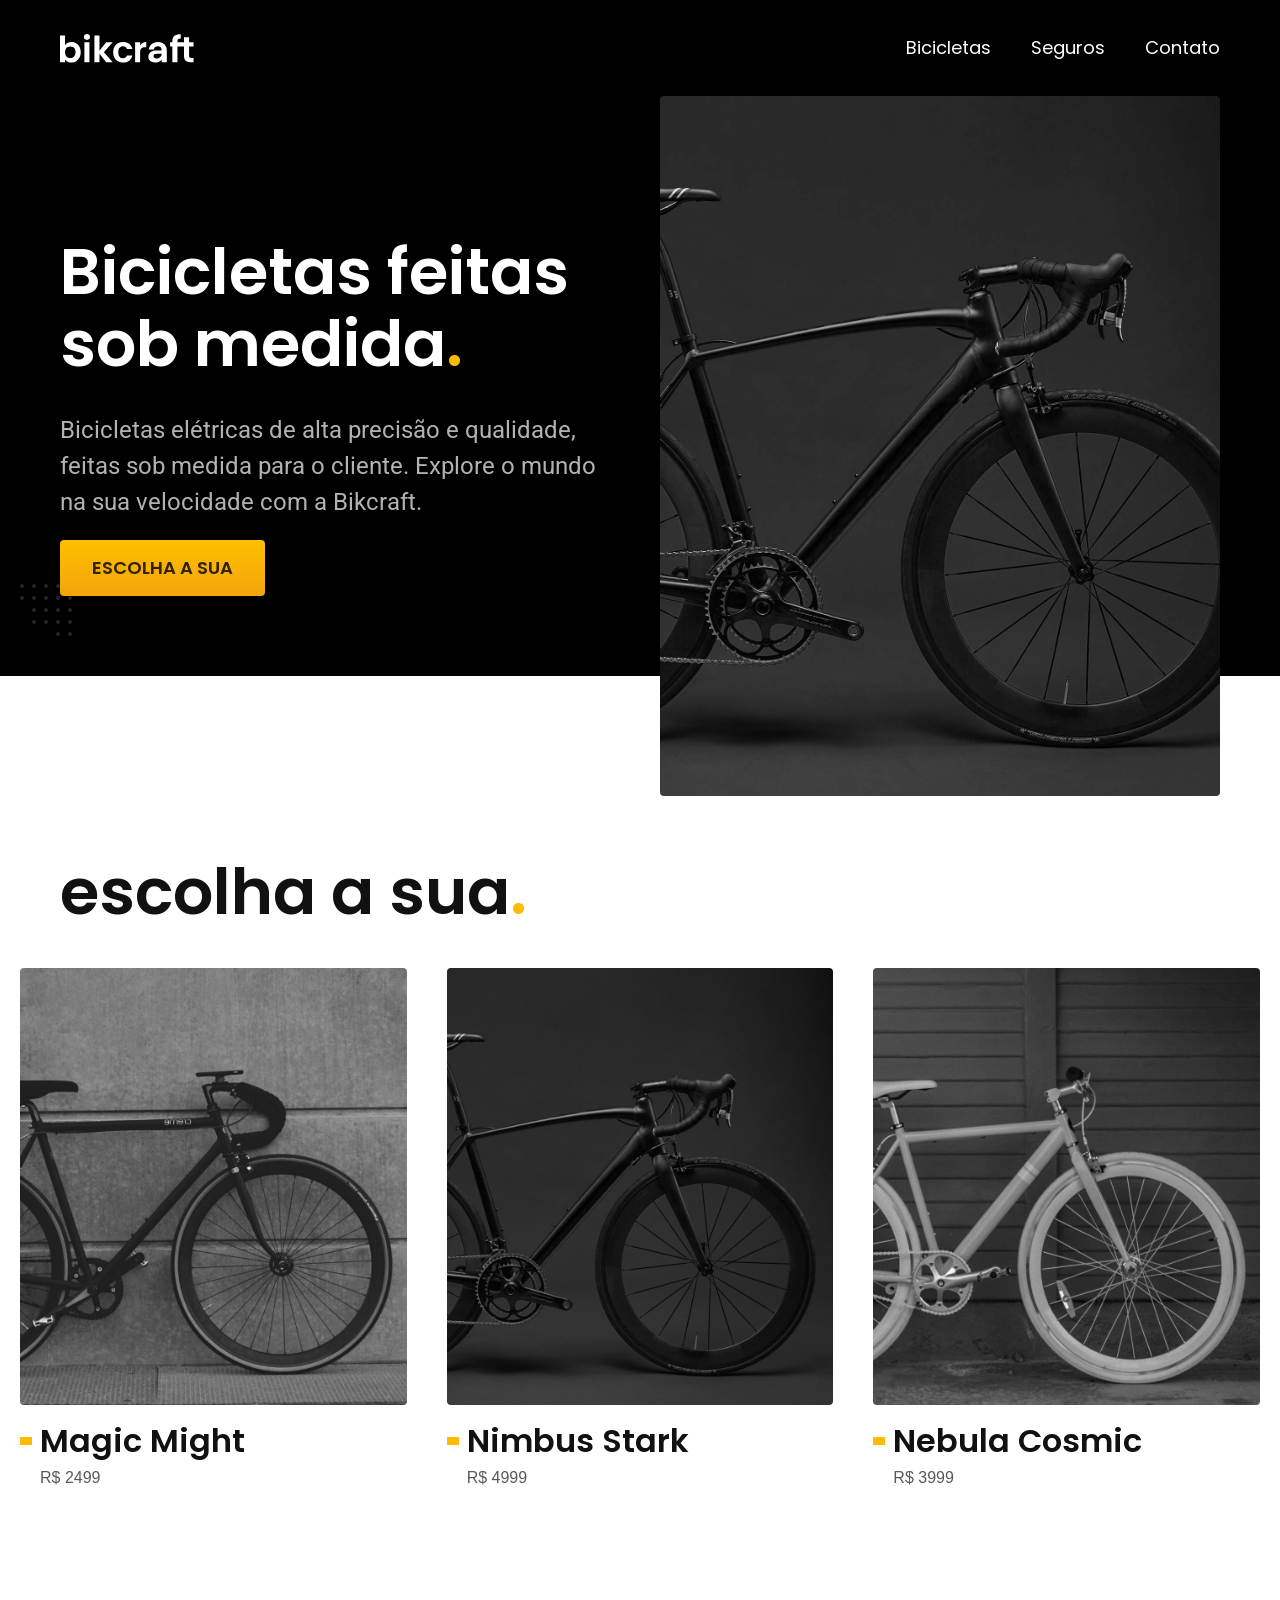
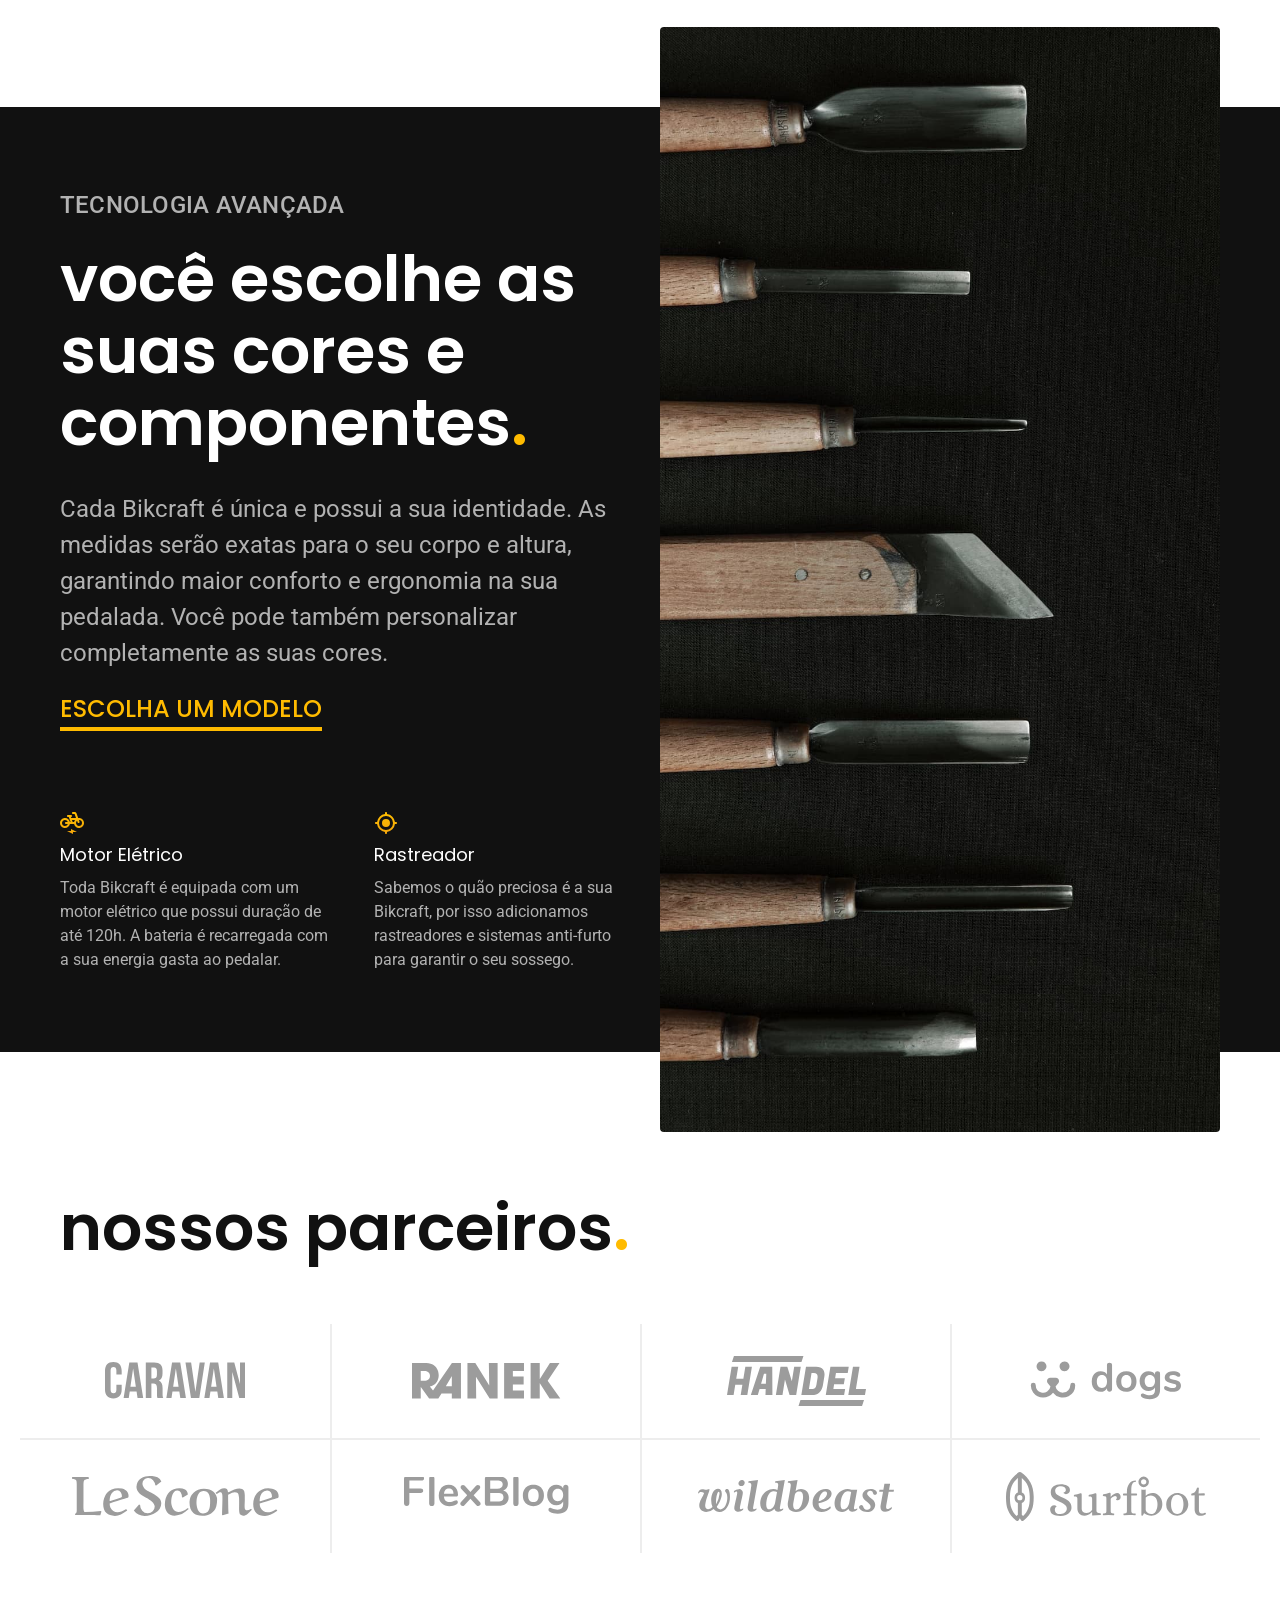
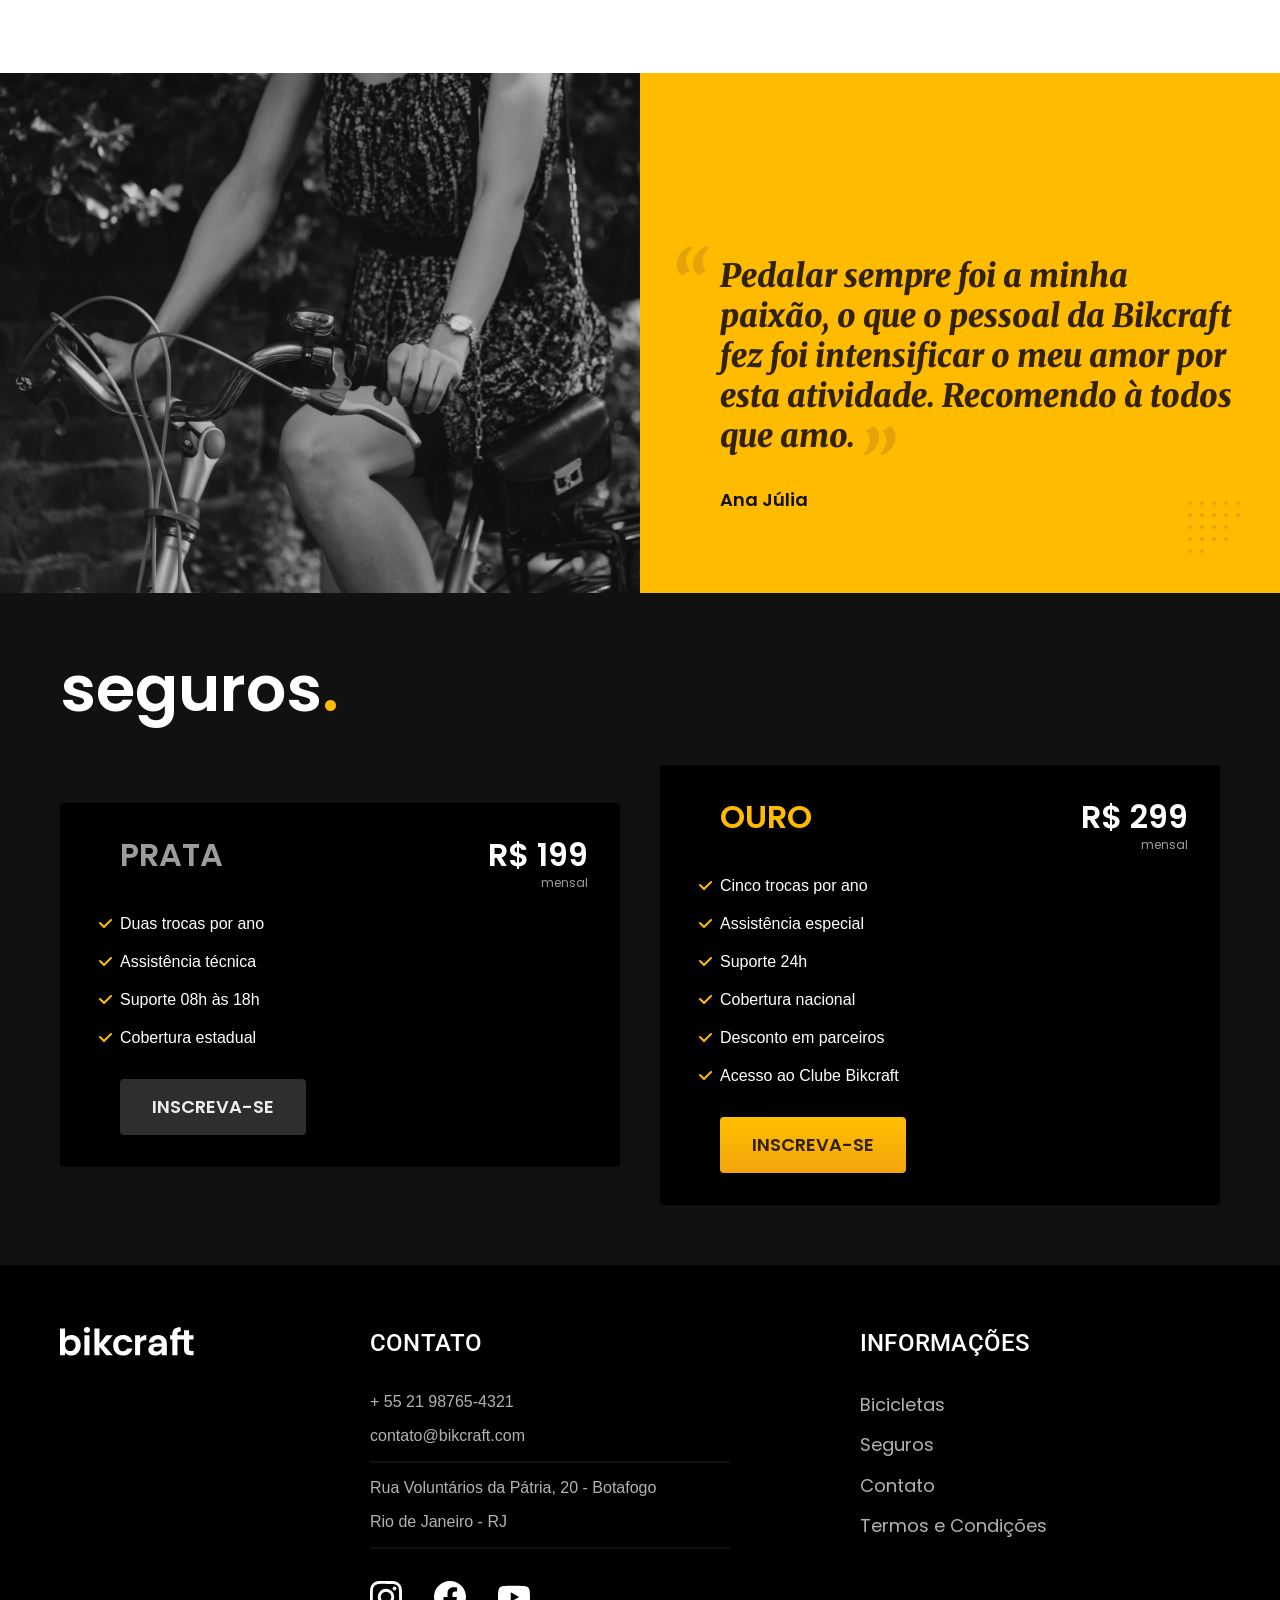
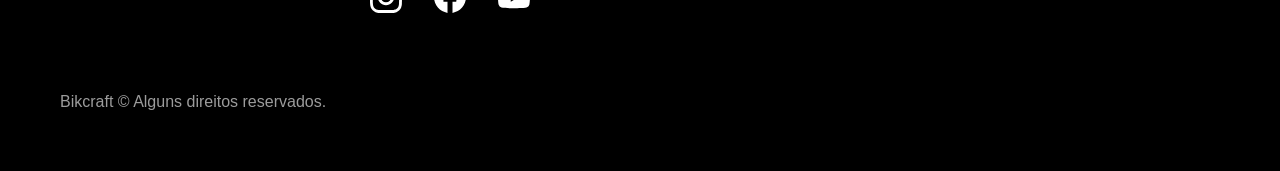
<file: index.html>
<!DOCTYPE html>
<html lang="pt-br">

<head>
  <meta charset="UTF-8">
  <meta name="viewport" content="width=device-width, initial-scale=1.0">

  <title>Bikcraft - Bicicletas Elétricas</title>
  <meta name="description" content="Bicicletas elétricas de alta precisão e qualidade,  feitas sob medida para o cliente. Explore o mundo na sua velocidade com a Bikcraft.">

  <link rel="icon" href="./favicon.svg" type="image/svg+xml">
  <link rel="preload" href="./css/style.min.css" as="style">
  <link rel="stylesheet" href="./css/style.min.css">
  <link rel="preconnect" href="https://fonts.googleapis.com">
  <link rel="preconnect" href="https://fonts.gstatic.com" crossorigin>
  <link href="https://fonts.googleapis.com/css2?family=Merriweather:ital,wght@1,900&family=Poppins:wght@400;600&family=Roboto:ital,wght@0,100..900;1,100..900&display=swap" rel="stylesheet">

  <script>document.documentElement.classList.add('js')</script>
</head>


<body>
  <header class="header-bg">
    <div class="header container">
      <a href="./">
        <img src="./img/bikcraft.svg" width="136" height="32" alt="Bikcraft">
      </a>

      <nav aria-label="primaria">
        <ul class="header-menu font-1-m cor-0">
          <li><a href="./bicicletas.html">Bicicletas</a></li>
          <li><a href="./seguros.html">Seguros</a></li>
          <li><a href="./contato.html">Contato</a></li>
        </ul>
      </nav>
    </div>
  </header>

  <main class="introducao-bg">
    <div class="introducao container">
      <div class="introducao-conteudo">
        <h1 class="font-1-xxl cor-0 fadeInDown" data-anime="200">Bicicletas feitas sob medida<span class="cor-p1">.</span></h1>
        <p class="font-2-l cor-5 fadeInDown" data-anime="400"> Bicicletas elétricas de alta precisão e qualidade, feitas sob medida para o cliente. Explore o mundo na sua velocidade com a Bikcraft.</p>
        <a class="botao fadeInDown" data-anime="600" href="./bicicletas.html">Escolha a sua</a>
      </div>
      <picture data-anime="800" class="fadeInDown">
        <source media="max-width 800px" srcset="./img/bicicletas/nimbus.jpg">
        <img src="./img/fotos/introducao.jpg" width="1280" height="1600" alt="Bicicleta elétrica preta.">
      </picture>
    </div>
  </main>

  <article class="bicicletas-lista">
    <h2 class="container font-1-xxl fadeInDown" data-anime="200">escolha a sua<span class="cor-p1">.</span></h2>
    <ul class="bicicletas-lista-itens fadeInDown" data-anime="400">
      <li>
        <a href="./bicicletas/magic.html">
          <img src="./img/bicicletas/magic-home.jpg" width="920" height="1040" alt="Bicicleta preta">
          <h3 class="font-1-xl">Magic Might</h3>
          <span class="font-2-m cor-8">R$ 2499</span>
        </a>
      </li>
      <li>
        <a href="./bicicletas/nimbus.html">
          <img src="./img/bicicletas/nimbus-home.jpg" width="920" height="1040" alt="Bicicleta preta">
          <h3 class="font-1-xl">Nimbus Stark</h3>
          <span class="font-2-m cor-8">R$ 4999</span>
        </a>
      </li>
      <li>
        <a href="./bicicletas/nebula.html">
          <img src="./img/bicicletas/nebula-home.jpg" width="920" height="1040" alt="Bicicleta preta">
          <h3 class="font-1-xl">Nebula Cosmic</h3>
          <span class="font-2-m cor-8">R$ 3999</span>
        </a>
      </li>
    </ul>
  </article>

  <article class="tecnologia-bg">
    <div class="tecnologia container">
      <div class="tecnologia-conteudo">
        <span class="font-2-l-b cor-5 fadeInDown" data-anime="200">Tecnologia Avançada</span>
        <h2 class="font-1-xxl cor-0 fadeInDown" data-anime="200">você escolhe as suas cores e componentes<span class="cor-p1">.</span></h2>
        <p class="font-2-l cor-5 fadeInDown" data-anime="400">Cada Bikcraft é única e possui a sua identidade. As medidas serão exatas para o seu corpo e altura, garantindo maior conforto e ergonomia na sua pedalada. Você pode também personalizar completamente as suas cores.</p>
        <a class="link fadeInDown" data-anime="400" href="./bicicletas.html">Escolha um modelo</a>
        <div class="tecnologia-vantagens fadeInDown" data-anime="400">
          <div>
            <img src="./img/icones/eletrica.svg" width="24" height="24" alt="">
            <h3 class="font-1-m cor-0">Motor Elétrico</h3>
            <p class="font-2-s cor-5">Toda Bikcraft é equipada com um motor elétrico que possui duração de até 120h. A bateria é recarregada com a sua energia gasta ao pedalar.</p>
          </div>
          <div>
            <img src="./img/icones/rastreador.svg" width="24" height="24" alt="">
            <h3 class="font-1-m cor-0">Rastreador</h3>
            <p class="font-2-s cor-5">Sabemos o quão preciosa é a sua Bikcraft, por isso adicionamos rastreadores e sistemas anti-furto para garantir o seu sossego.</p>
          </div>
        </div>
      </div>
      <div class="tecnologia-imagem fadeInDown" data-anime="800">
        <img src="./img/fotos/tecnologia.jpg" width="1200" height="1920" alt="">
      </div>
    </div>
  </article>

  <section class="parceiros" aria-label="Nossos Parceiros">
    <h2 class="container font-1-xxl fadeInDown" data-anime="200">nossos parceiros<span class="cor-p1">.</span></h2>

    <ul>
      <li><img src="./img/parceiros/caravan.svg" width="140" height="38" alt="caravan"></li>
      <li><img src="./img/parceiros/ranek.svg" width="149" height="36" alt="ranek"></li>
      <li><img src="./img/parceiros/handel.svg" width="139" height="50" alt="handes"></li>
      <li><img src="./img/parceiros/dogs.svg" width="152" height="39" alt="dogs"></li>
      <li><img src="./img/parceiros/lescone.svg" width="208" height="41" alt="lescone"></li>
      <li><img src="./img/parceiros/flexblog.svg" width="165" height="38" alt="flexblog"></li>
      <li><img src="./img/parceiros/wildbeast.svg" width="196" height="34" alt="wildbeast"></li>
      <li><img src="./img/parceiros/surfbot.svg" width="200" height="49" alt="surfbot"></li>
    </ul>
  </section>

  <section class="depoimento" aria-label="Depoimento">
    <div>
      <img src="./img/fotos/depoimento.jpg" width="1560" height="1360" alt="Pessoa pedalando uma bicicleta Bikcraft">
    </div>
    <div class="depoimento-conteudo">
      <blockquote class="font-1-xl cor-p5">
        <p>Pedalar sempre foi a minha paixão, o que o pessoal da Bikcraft fez foi intensificar o meu amor por esta atividade. Recomendo à todos que amo.</p>
      </blockquote>
      <span class="font-1-m-b cor p-4">Ana Júlia</span>
    </div>
  </section>

  <article class="seguros-bg">
    <div class="seguros container">
      <h2 class="font-1-xxl cor-0">seguros<span class="cor-p1">.</span></h2>
      <div class="seguros-item">
        <h3 class="font-1-xl cor-6">PRATA</h3>
        <span class="font-1-xl cor-0">R$ 199 <span class="font-1-xs cor-6">mensal</span></span>
        <ul class="font-2-m cor-0">
          <li>Duas trocas por ano</li>
          <li>Assistência técnica</li>
          <li>Suporte 08h às 18h</li>
          <li>Cobertura estadual</li>
        </ul>
        <a class="botao secundario" href="./orcamento.html">Inscreva-se</a>
      </div>

      <div class="seguros-item">
        <h3 class="font-1-xl cor-p1">OURO</h3>
        <span class="font-1-xl cor-0">R$ 299 <span class="font-1-xs cor-6">mensal</span></span>
        <ul class="font-2-m cor-0">
          <li>Cinco trocas por ano</li>
          <li>Assistência especial</li>
          <li>Suporte 24h</li>
          <li>Cobertura nacional</li>
          <li>Desconto em parceiros</li>
          <li>Acesso ao Clube Bikcraft</li>
        </ul>
        <a class="botao" href="./orcamento.html">Inscreva-se</a>
      </div>
    </div>
  </article>

  <footer class="footer-bg">
    <div class="footer container">
      <img src="./img/bikcraft.svg" alt="Bikcraft">
      <div class="footer-contato">
        <h3 class="font-2-l-b cor-0">Contato</h3>
        <ul class="font-2-m cor-5">
          <li><a href="tel:+5521987654321">+ 55 21 98765-4321</a></li>
          <li><a href="mailto:contato@bikcraft.com">contato@bikcraft.com</a></li>
          <li>Rua Voluntários da Pátria, 20 - Botafogo</li>
          <li>Rio de Janeiro - RJ</li>
        </ul>
        <div class="footer-redes">
          <a href="./">
            <img src="./img/redes/instagram.svg" alt="Instagram">
          </a>
          <a href="./">
            <img src="./img/redes/facebook.svg" alt="Facebook">
          </a>
          <a href="./">
            <img src="./img/redes/youtube.svg" alt="YouTube">
          </a>
        </div>
      </div>
      <div class="footer-informacoes">
        <h3 class="font-2-l-b cor-0">Informações</h3>
        <nav>
          <ul class="font-1-m cor-5">
            <li><a href="./bicicletas.html">Bicicletas</a></li>
            <li><a href="./seguros.html">Seguros</a></li>
            <li><a href="./contato.html">Contato</a></li>
            <li><a href="./termos.html" target="_blank">Termos e Condições</a></li>
          </ul>
        </nav>
      </div>
      <p class="footer-copy font-2-m cor-6">Bikcraft © Alguns direitos reservados.</p>
    </div>

  </footer>

  <script src="./js/plugins/simple-anime.js"></script>
  <script src="./js/script.js"></script>
</body>

</html>
</file>
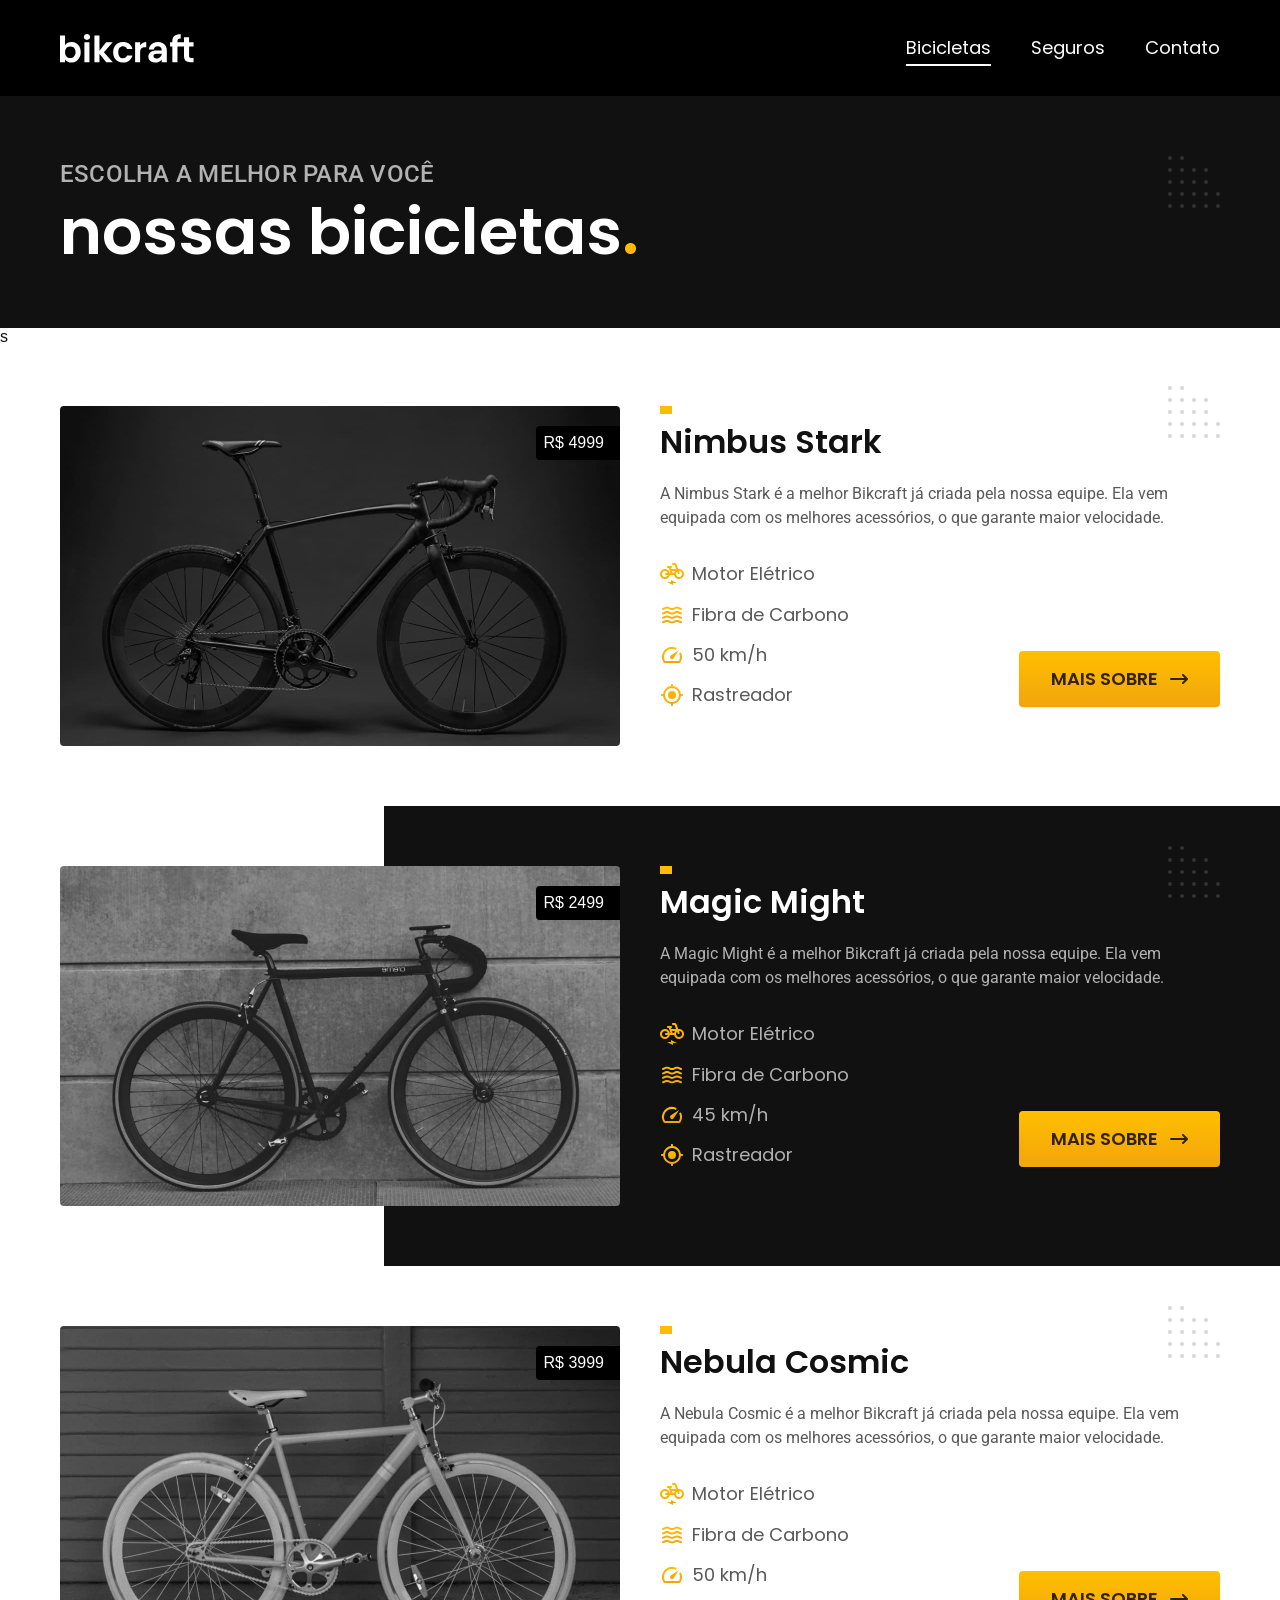
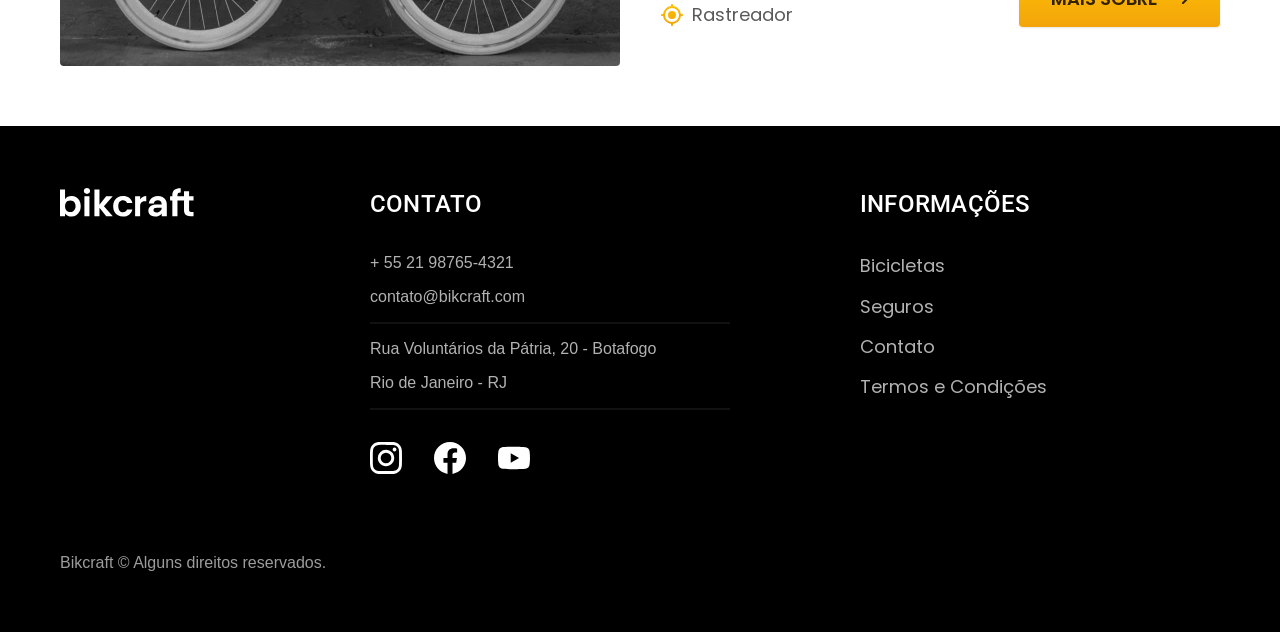
<file: bicicletas.html>
<!DOCTYPE html>
<html lang="pt-br">

<head>
  <meta charset="UTF-8">
  <meta name="viewport" content="width=device-width, initial-scale=1.0">

  <title>Bicicletas | Bikcraft</title>
  <meta name="description" content="Bicicletas">
  <link rel="icon" href="./favicon.svg" type="image/svg+xml">
  <link rel="preload" href="./css/style.min.css" as="style">
  <link rel="stylesheet" href="./css/style.min.css">
  <link rel="preconnect" href="https://fonts.googleapis.com">
  <link rel="preconnect" href="https://fonts.gstatic.com" crossorigin>
  <link href="https://fonts.googleapis.com/css2?family=Merriweather:ital,wght@1,900&family=Poppins:wght@400;600&family=Roboto:ital,wght@0,100..900;1,100..900&display=swap" rel="stylesheet">
  <script>document.documentElement.classList.add('js')</script>
</head>


<body id="bicicletas">
  <header class="header-bg">
    <div class="header container">
      <a href="./">
        <img src="./img/bikcraft.svg" alt="Bikcraft">
      </a>

      <nav aria-label="primaria">
        <ul class="header-menu font-1-m cor-0">
          <li><a href="./bicicletas.html">Bicicletas</a></li>
          <li><a href="./seguros.html">Seguros</a></li>
          <li><a href="./contato.html">Contato</a></li>
        </ul>
      </nav>
    </div>
  </header>

  <main>
    <div class="titulo-bg">
      <div class="titulo container fadeInDown" data-anime="200">
        <p class="font-2-l-b cor-5">Escolha a melhor para você</p>
        <h1 class="font-1-xxl cor-0">nossas bicicletas<span class="cor-p1">.</span></h1>
      </div>
    </div>
    s
    <div class="bicicletas container fadeInDown" data-anime="400">
      <div class="bicicletas-imagem">
        <img src="./img/bicicletas/nimbus.jpg" alt="Bicicleta preta">
        <span class="font-2-m cor-0">R$ 4999</span>
      </div>
      <div class="bicicletas-conteudo">
        <h2 class="font-1-xl">Nimbus Stark</h2>
        <p class="font-2-s cor-8">A Nimbus Stark é a melhor Bikcraft já criada pela nossa equipe. Ela vem equipada com os melhores acessórios, o que garante maior velocidade.</p>
        <ul class="font-1-m cor-8">
          <li>
            <img src="./img/icones/eletrica.svg" alt="">
            Motor Elétrico
          </li>
          <li>
            <img src="./img/icones/carbono.svg" alt="">
            Fibra de Carbono
          </li>
          <li>
            <img src="./img/icones/velocidade.svg" alt="">
            50 km/h
          </li>
          <li>
            <img src="./img/icones/rastreador.svg" alt="">
            Rastreador
          </li>
        </ul>
        <a class="botao seta" href="./bicicletas/nimbus.html">Mais Sobre</a>
      </div>
    </div>

    <div class="bicicletas-bg fadeInDown" data-anime="600">
      <div class="bicicletas container fadeInDown" data-anime="600">
        <div class="bicicletas-imagem">
          <img src="./img/bicicletas/magic.jpg" alt="Bicicleta preta">
          <span class="font-2-m cor-0">R$ 2499</span>
        </div>
        <div class="bicicletas-conteudo">
          <h2 class="font-1-xl cor-0">Magic Might</h2>
          <p class="font-2-s cor-5">A Magic Might é a melhor Bikcraft já criada pela nossa equipe. Ela vem equipada com os melhores acessórios, o que garante maior velocidade.</p>
          <ul class="font-1-m cor-5">
            <li>
              <img src="./img/icones/eletrica.svg" alt="">
              Motor Elétrico
            </li>
            <li>
              <img src="./img/icones/carbono.svg" alt="">
              Fibra de Carbono
            </li>
            <li>
              <img src="./img/icones/velocidade.svg" alt="">
              45 km/h
            </li>
            <li>
              <img src="./img/icones/rastreador.svg" alt="">
              Rastreador
            </li>
          </ul>
          <a class="botao seta" href="./bicicletas/magic.html">Mais Sobre</a>
        </div>
      </div>
    </div>

    <div class="bicicletas container fadeInDown" data-anime="800">
      <div class="bicicletas-imagem">
        <img src="./img/bicicletas/nebula.jpg" alt="Bicicleta preta">
        <span class="font-2-m cor-0">R$ 3999</span>
      </div>
      <div class="bicicletas-conteudo">
        <h2 class="font-1-xl">Nebula Cosmic</h2>
        <p class="font-2-s cor-8">A Nebula Cosmic é a melhor Bikcraft já criada pela nossa equipe. Ela vem equipada com os melhores acessórios, o que garante maior velocidade.</p>
        <ul class="font-1-m cor-8">
          <li>
            <img src="./img/icones/eletrica.svg" alt="">
            Motor Elétrico
          </li>
          <li>
            <img src="./img/icones/carbono.svg" alt="">
            Fibra de Carbono
          </li>
          <li>
            <img src="./img/icones/velocidade.svg" alt="">
            50 km/h
          </li>
          <li>
            <img src="./img/icones/rastreador.svg" alt="">
            Rastreador
          </li>
        </ul>
        <a class="botao seta" href="./bicicletas/nebula.html">Mais Sobre</a>
      </div>
    </div>

  </main>

  <footer class="footer-bg">
    <div class="footer container">
      <img src="./img/bikcraft.svg" alt="Bikcraft">
      <div class="footer-contato">
        <h3 class="font-2-l-b cor-0">Contato</h3>
        <ul class="font-2-m cor-5">
          <li><a href="tel:+5521987654321">+ 55 21 98765-4321</a></li>
          <li><a href="mailto:contato@bikcraft.com">contato@bikcraft.com</a></li>
          <li>Rua Voluntários da Pátria, 20 - Botafogo</li>
          <li>Rio de Janeiro - RJ</li>
        </ul>
        <div class="footer-redes">
          <a href="./">
            <img src="./img/redes/instagram.svg" alt="Instagram">
          </a>
          <a href="./">
            <img src="./img/redes/facebook.svg" alt="Facebook">
          </a>
          <a href="./">
            <img src="./img/redes/youtube.svg" alt="YouTube">
          </a>
        </div>
      </div>
      <div class="footer-informacoes">
        <h3 class="font-2-l-b cor-0">Informações</h3>
        <nav>
          <ul class="font-1-m cor-5">
            <li><a href="./bicicletas.html">Bicicletas</a></li>
            <li><a href="./seguros.html">Seguros</a></li>
            <li><a href="./contato.html">Contato</a></li>
            <li><a href="./termos.html" target="_blank">Termos e Condições</a></li>
          </ul>
        </nav>
      </div>
      <p class="footer-copy font-2-m cor-6">Bikcraft © Alguns direitos reservados.</p>
    </div>

  </footer>
  <script src="./js/plugins/simple-anime.js"></script>
  <script src="./js/script.js"></script>
</body>

</html>
</file>
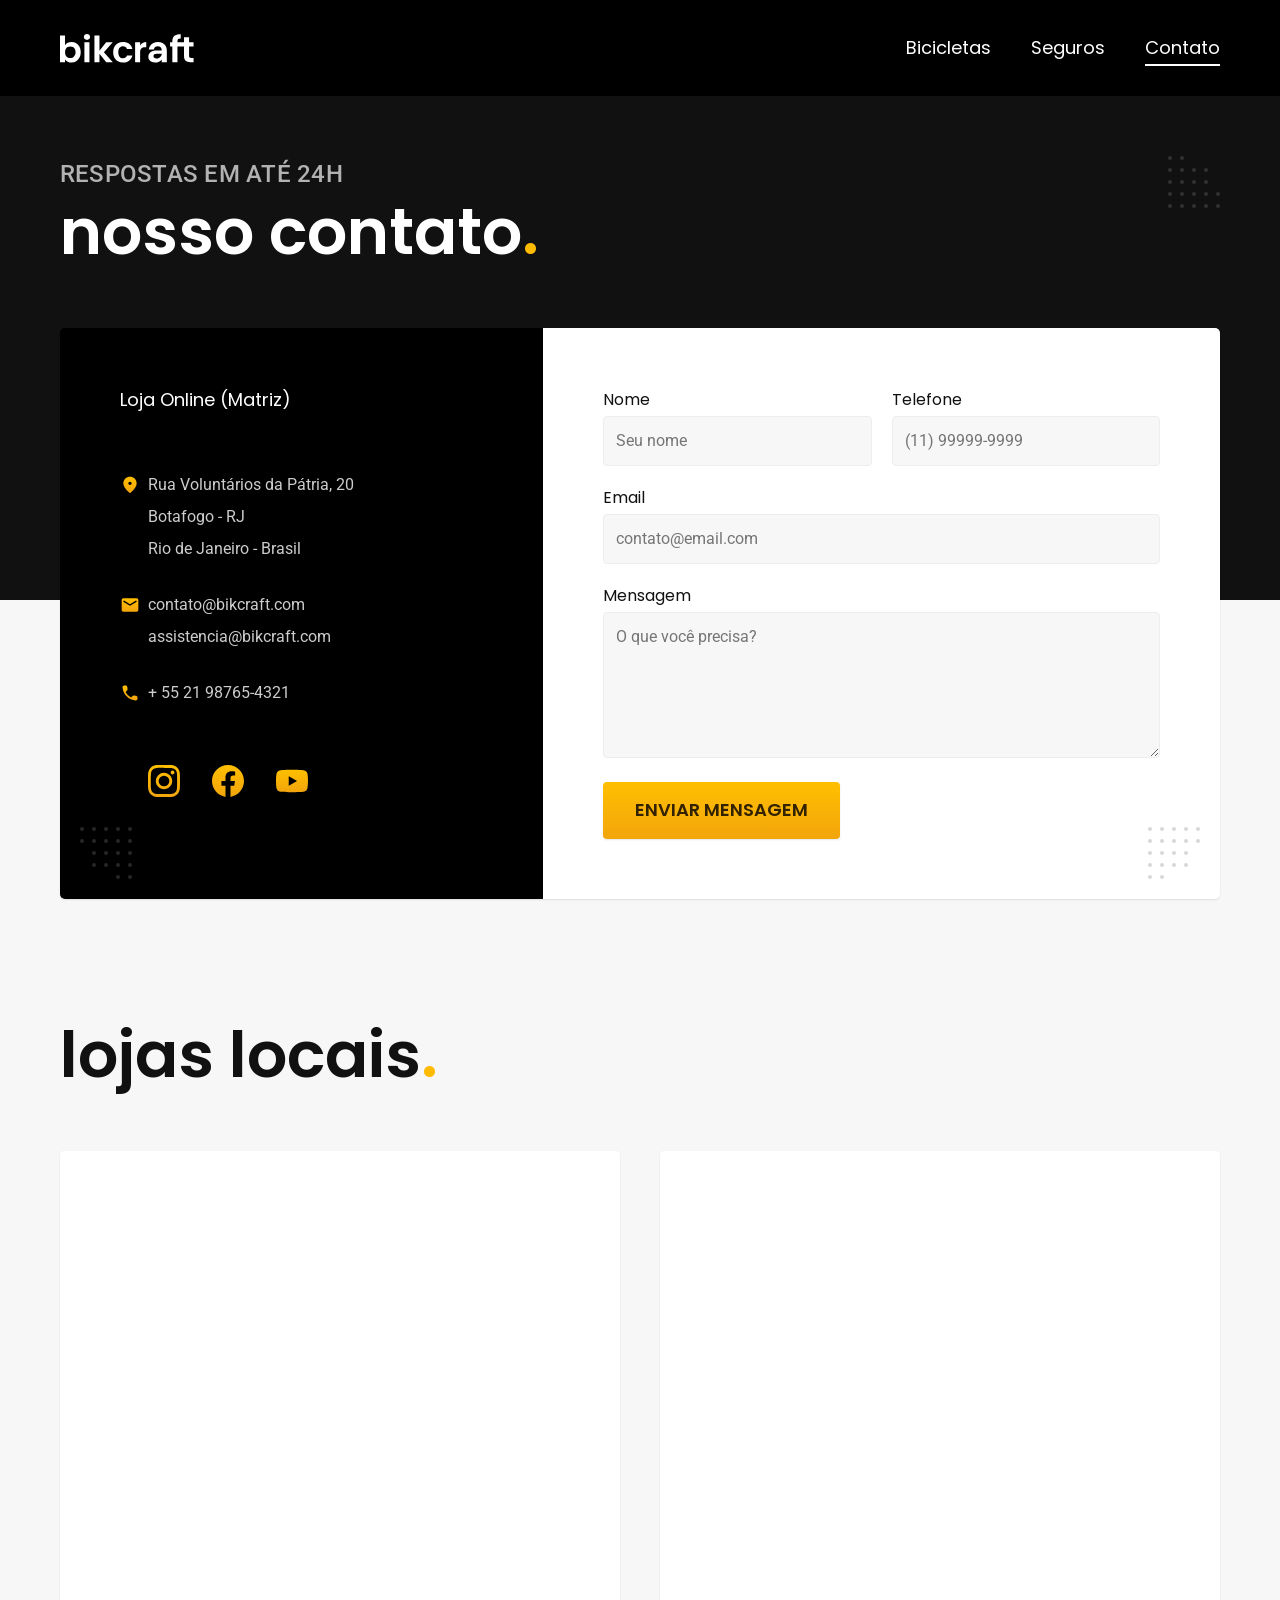
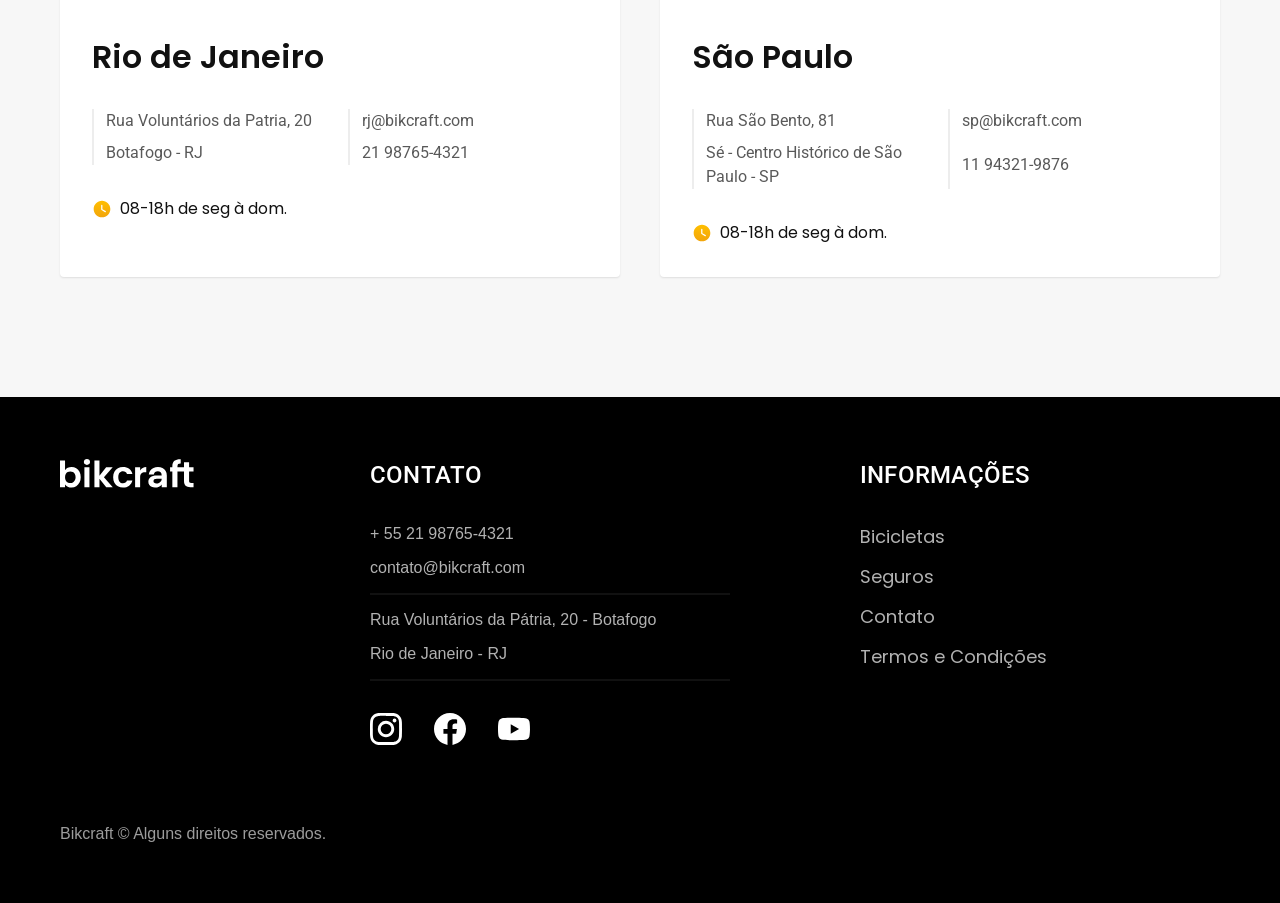
<file: contato.html>
<!DOCTYPE html>
<html lang="pt-br">

<head>
  <meta charset="UTF-8">
  <meta name="viewport" content="width=device-width, initial-scale=1.0">

  <title>Contato | Bikcraft</title>
  <meta name="description" content="Contato">

  <link rel="icon" href="./favicon.svg" type="image/svg+xml">
  <link rel="preload" href="./css/style.min.css" as="style">
  <link rel="stylesheet" href="./css/style.min.css">
  <link rel="preconnect" href="https://fonts.googleapis.com">
  <link rel="preconnect" href="https://fonts.gstatic.com" crossorigin>
  <link href="https://fonts.googleapis.com/css2?family=Merriweather:ital,wght@1,900&family=Poppins:wght@400;600&family=Roboto:ital,wght@0,100..900;1,100..900&display=swap" rel="stylesheet">
  <script>document.documentElement.classList.add('js')</script>
</head>


<body id="contato">
  <header class="header-bg">
    <div class="header container">
      <a href="./">
        <img src="./img/bikcraft.svg" alt="Bikcraft">
      </a>

      <nav aria-label="primaria">
        <ul class="header-menu font-1-m cor-0">
          <li><a href="./bicicletas.html">Bicicletas</a></li>
          <li><a href="./seguros.html">Seguros</a></li>
          <li><a href="./contato.html">Contato</a></li>
        </ul>
      </nav>
    </div>
  </header>

  <main>
    <div class="titulo-bg">
      <div class="titulo container fadeInDown" data-anime="200">
        <p class="font-2-l-b cor-5">Respostas em até 24h</p>
        <h1 class="font-1-xxl cor-0">nosso contato<span class="cor-p1">.</span></h1>
      </div>
    </div>

    <div class="contato container fadeInDown" data-anime="400">
      <section class="contato-dados" aria-label="Endereço">
        <h2 class="font-1-m cor-0">Loja Online (Matriz) </h2>
        <div class="contato-endereco font-2-s cor-4">
          <p>Rua Voluntários da Pátria, 20</p>
          <p>Botafogo - RJ</p>
          <p>Rio de Janeiro - Brasil</p>
        </div>
        <address class="contato-meios font-2-s cor-4">
          <a href="mailto:contato@bikcraft.com">contato@bikcraft.com</a>
          <a href="mailto:assistencia@bikcraft.com">assistencia@bikcraft.com</a>
          <a href="tel:+5521999999999">+ 55 21 98765-4321</a>
        </address>
        <div class="contato-redes">
          <a href="./">
            <img src="./img/redes/instagram-p.svg" alt="Instagram">
          </a>
          <a href="./">
            <img src="./img/redes/facebook-p.svg" alt="Facebook">
          </a>
          <a href="./">
            <img src="./img/redes/youtube-p.svg" alt="YouTube">
          </a>
        </div>
      </section>
      <section class="contato-formulario" aria-label="Formulário">
        <form class="form" action="./contato.html">
          <div>
            <label for="nome">Nome</label>
            <input type="text" id="nome" name="nome" placeholder="Seu nome">
          </div>
          <div>
            <label for="telefone">Telefone</label>
            <input type="text" id="telefone" name="telefone" placeholder="(11) 99999-9999">
          </div>
          <div class="col-2">
            <label for="email">Email</label>
            <input type="email" id="email" name="email" placeholder="contato@email.com">
          </div>
          <div class="col-2">
            <label for="mensagem">Mensagem</label>
            <textarea rows="5" id="mensagem" name="mensagem" placeholder="O que você precisa?"></textarea>
          </div>
          <button class="botao col-2">Enviar Mensagem</button>

        </form>
      </section>
    </div>

  </main>

  <article class="lojas container fadeInDown" data-anime="200">
    <h2 class="font-1-xxl">lojas locais<span class="cor-p1">.</span></h2>
    <div class="lojas-item">
      <iframe src="https://www.google.com/maps/embed?pb=!1m18!1m12!1m3!1d3673.9132369449344!2d-43.19263372393195!3d-22.953422239540963!2m3!1f0!2f0!3f0!3m2!1i1024!2i768!4f13.1!3m3!1m2!1s0x997fe690be38c9%3A0x99efacdf663c5ef!2sR.%20Volunt%C3%A1rios%20da%20P%C3%A1tria%2C%20Rio%20de%20Janeiro%20-%20RJ%2C%2022270-000!5e0!3m2!1spt-BR!2sbr!4v1785268812798!5m2!1spt-BR!2sbr" width="600" height="450" style="border:0;" allowfullscreen="" loading="lazy" referrerpolicy="strict-origin-when-cross-origin"></iframe>
      <div class="lojas-conteudo fadeInDown" data-anime="400">
        <h3 class="font-1-xl">Rio de Janeiro</h3>
        <div class="lojas-dados font-2-s cor-8">
          <p>Rua Voluntários da Patria, 20</p>
          <p>Botafogo - RJ</p>
        </div>
        <div class="lojas-dados font-2-s cor-8">
          <a href="mailto:rj@bikcraft.com">rj@bikcraft.com</a>
          <a href="tel:+5521999999999">21 98765-4321</a>
        </div>
        <p class="lojas-tempo font-1-s"><img src="./img/icones/horario.svg" alt="">08-18h de seg à dom.</p>
      </div>
    </div>
    </div>
    <div class="lojas-item">
      <iframe src="https://www.google.com/maps/embed?pb=!1m18!1m12!1m3!1d3657.561159996019!2d-46.639004723914745!3d-23.548281161113284!2m3!1f0!2f0!3f0!3m2!1i1024!2i768!4f13.1!3m3!1m2!1s0x94ce5854af54392b%3A0x2579d98824178b63!2sR.%20S%C3%A3o%20Bento%2C%2081%20-%20Centro%20Hist%C3%B3rico%20de%20S%C3%A3o%20Paulo%2C%20S%C3%A3o%20Paulo%20-%20SP%2C%2001011-000!5e0!3m2!1spt-BR!2sbr!4v1785268915294!5m2!1spt-BR!2sbr" width="600" height="450" style="border:0;" allowfullscreen="" loading="lazy" referrerpolicy="strict-origin-when-cross-origin"></iframe>
      <div class="lojas-conteudo">
        <h3 class="font-1-xl">São Paulo</h3>
        <div class="lojas-dados font-2-s cor-8">
          <p>Rua São Bento, 81</p>
          <p>Sé - Centro Histórico de São Paulo - SP</p>
        </div>
        <div class="lojas-dados font-2-s cor-8">
          <a href="mailto:sp@bikcraft.com">sp@bikcraft.com</a>
          <a href="tel:+5511999999999">11 94321-9876</a>
        </div>
        <p class="lojas-tempo font-1-s"><img src="./img/icones/horario.svg" alt="">08-18h de seg à dom.</p>
      </div>
  </article>

  <footer class="footer-bg">
    <div class="footer container">
      <img src="./img/bikcraft.svg" alt="Bikcraft">
      <div class="footer-contato">
        <h3 class="font-2-l-b cor-0">Contato</h3>
        <ul class="font-2-m cor-5">
          <li><a href="tel:+5521987654321">+ 55 21 98765-4321</a></li>
          <li><a href="mailto:contato@bikcraft.com">contato@bikcraft.com</a></li>
          <li>Rua Voluntários da Pátria, 20 - Botafogo</li>
          <li>Rio de Janeiro - RJ</li>
        </ul>
        <div class="footer-redes">
          <a href="./">
            <img src="./img/redes/instagram.svg" alt="Instagram">
          </a>
          <a href="./">
            <img src="./img/redes/facebook.svg" alt="Facebook">
          </a>
          <a href="./">
            <img src="./img/redes/youtube.svg" alt="YouTube">
          </a>
        </div>
      </div>
      <div class="footer-informacoes">
        <h3 class="font-2-l-b cor-0">Informações</h3>
        <nav>
          <ul class="font-1-m cor-5">
            <li><a href="./bicicletas.html">Bicicletas</a></li>
            <li><a href="./seguros.html">Seguros</a></li>
            <li><a href="./contato.html">Contato</a></li>
            <li><a href="./termos.html" target="_blank">Termos e Condições</a></li>
          </ul>
        </nav>
      </div>
      <p class="footer-copy font-2-m cor-6">Bikcraft © Alguns direitos reservados.</p>
    </div>

  </footer>
  <script src="./js/plugins/simple-anime.js"></script>
  <script src="./js/script.js"></script>
</body>

</html>
</file>
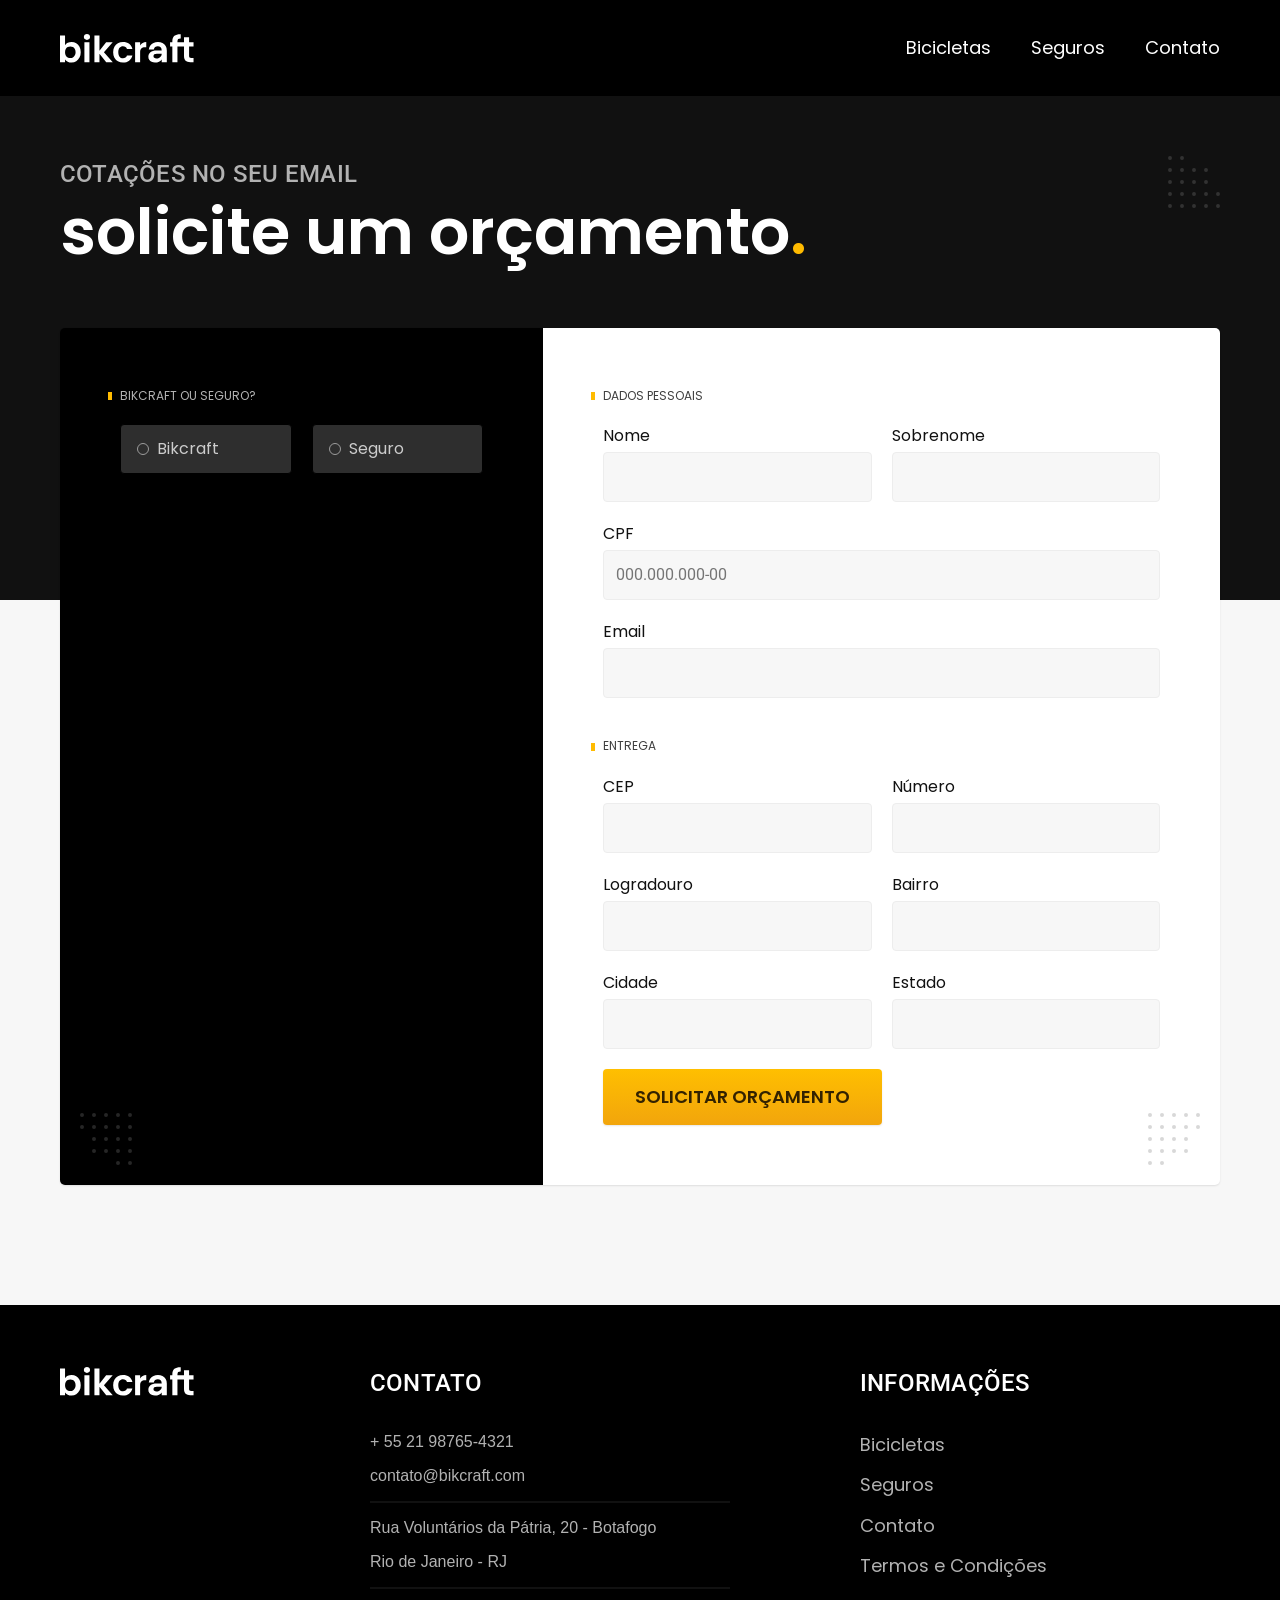
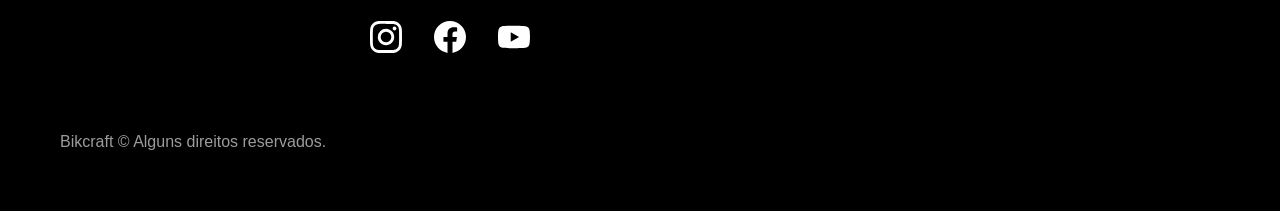
<file: orcamento.html>
<!DOCTYPE html>
<html lang="pt-br">

<head>
  <meta charset="UTF-8">
  <meta name="viewport" content="width=device-width, initial-scale=1.0">

  <title>Orçamento | Bikcraft</title>
  <meta name="description" content="Termos e condições">

  <link rel="icon" href="./favicon.svg" type="image/svg+xml">
  <link rel="preload" href="./css/style.min.css" as="style">
  <link rel="stylesheet" href="./css/style.min.css">
  <link rel="preconnect" href="https://fonts.googleapis.com">
  <link rel="preconnect" href="https://fonts.gstatic.com" crossorigin>
  <link href="https://fonts.googleapis.com/css2?family=Merriweather:ital,wght@1,900&family=Poppins:wght@400;600&family=Roboto:ital,wght@0,100..900;1,100..900&display=swap" rel="stylesheet">

  <script>document.documentElement.classList.add('js')</script>
</head>


<body id="orcamento">
  <header class="header-bg">
    <div class="header container">
      <a href="./">
        <img src="./img/bikcraft.svg" alt="Bikcraft">
      </a>

      <nav aria-label="primaria">
        <ul class="header-menu font-1-m cor-0">
          <li><a href="./bicicletas.html">Bicicletas</a></li>
          <li><a href="./seguros.html">Seguros</a></li>
          <li><a href="./contato.html">Contato</a></li>
        </ul>
      </nav>
    </div>
  </header>

  <main>
    <div class="titulo-bg">
      <div class="titulo container fadeInDown" data-anime="200">
        <p class="font-2-l-b cor-5">Cotações no seu email</p>
        <h1 class="font-1-xxl cor-0">solicite um orçamento<span class="cor-p1">.</span></h1>
      </div>
    </div>

    <form class="orcamento container fadeInDown" data-anime="400" action="./">
      <div class="orcamento-produto">
        <h2 class="font-1-xs cor-5">Bikcraft ou seguro?</h2>

        <input type="radio" name="tipo" value="bikcraft" id="bikcraft">
        <label for="bikcraft">Bikcraft</label>

        <input type="radio" name="tipo" value="seguro" id="seguro">
        <label for="seguro">Seguro</label>

        <div class="orcamento-conteudo" id="orcamento-bikcraft">
          <h2 class="font-1-xs cor-5">Escolha a sua</h2>

          <input type="radio" name="produto" value="nimbus" id="nimbus">
          <label for="nimbus">Nimbus Stark <span>R$ 4999</span></label>
          <div class="orcamento-detalhes">
            <ul class="font-1-xs cor-8">
              <li><img src="./img/icones/eletrica.svg" alt="">Motor Elétrico</li>
              <li><img src="./img/icones/carbono.svg" alt="">Fibra de Carbono</li>
              <li><img src="./img/icones/velocidade.svg" alt="">50 km/h</li>
              <li><img src="./img/icones/rastreador.svg" alt="">Rastreador</li>
            </ul>
            <img src="./img/bicicletas/nimbus.jpg" alt="Bicicleta Preta">
          </div>

          <input type="radio" name="produto" value="magic" id="magic">
          <label for="magic">Magic Might <span>R$ 2499</span></label>

          <div class="orcamento-detalhes">
            <ul class="font-1-xs cor-8">
              <li><img src="./img/icones/eletrica.svg" alt="">Motor Elétrico</li>
              <li><img src="./img/icones/carbono.svg" alt="">Fibra de Carbono</li>
              <li><img src="./img/icones/velocidade.svg" alt="">45 km/h</li>
              <li><img src="./img/icones/rastreador.svg" alt="">Rastreador</li>
            </ul>
            <img src="./img/bicicletas/magic.jpg" alt="Bicicleta Preta">
          </div>

          <input type="radio" name="produto" value="nebula" id="nebula">
          <label for="nebula">Nebula Cosmic <span>R$ 3999</span></label>

          <div class="orcamento-detalhes">
            <ul class="font-1-xs cor-8">
              <li><img src="./img/icones/eletrica.svg" alt="">Motor Elétrico</li>
              <li><img src="./img/icones/carbono.svg" alt="">Fibra de Carbono</li>
              <li><img src="./img/icones/velocidade.svg" alt="">40 km/h</li>
              <li><img src="./img/icones/rastreador.svg" alt="">Rastreador</li>
            </ul>
            <img src="./img/bicicletas/nebula.jpg" alt="Bicicleta Branca">
          </div>

        </div>

        <div class="orcamento-conteudo" id="orcamento-seguro">
          <h2 class="font-1-xs cor-5">Escolha o plano</h2>

          <input type="radio" name="produto" value="prata" id="prata">
          <label for="prata">Prata <span>R$ 199</span></label>

          <input type="radio" name="produto" value="ouro" id="ouro">
          <label for="ouro">Ouro <span>R$ 299</span></label>

        </div>

      </div>
      <div class="orcamento-dados form">
        <h2 class="font-1-xs cor-9 col-2">dados pessoais</h2>
        <div>
          <label for="nome">Nome</label>
          <input type="text" id="nome" name="nome">
        </div>
        <div>
          <label for="sobrenome">Sobrenome</label>
          <input type="text" id="sobrenome" name="sobrenome">
        </div>
        <div class="col-2">
          <label for="cpf">CPF</label>
          <input type="text" id="cpf" name="cpf" placeholder="000.000.000-00">
        </div>
        <div class="col-2">
          <label for="email">Email</label>
          <input type="email" id="email" name="email">
        </div>
        <h2 class="font-1-xs cor-9 col-2">entrega</h2>
        <div>
          <label for="cep">CEP</label>
          <input type="text" id="cep" name="cep">
        </div>
        <div>
          <label for="numero">Número</label>
          <input type="text" id="numero" name="numero">
        </div>
        <div>
          <label for="logradouro">Logradouro</label>
          <input type="text" id="logradouro" name="logradouro">
        </div>
        <div>
          <label for="bairro">Bairro</label>
          <input type="text" id="bairro" name="bairro">
        </div>
        <div>
          <label for="cidade">Cidade</label>
          <input type="text" id="cidade" name="cidade">
        </div>
        <div>
          <label for="estado">Estado</label>
          <input type="text" id="estado" name="estado">
        </div>
        <button class="botao col-2">Solicitar Orçamento</button>
      </div>
    </form>
  </main>

  <footer class="footer-bg">
    <div class="footer container">
      <img src="./img/bikcraft.svg" alt="Bikcraft">
      <div class="footer-contato">
        <h3 class="font-2-l-b cor-0">Contato</h3>
        <ul class="font-2-m cor-5">
          <li><a href="tel:+5521987654321">+ 55 21 98765-4321</a></li>
          <li><a href="mailto:contato@bikcraft.com">contato@bikcraft.com</a></li>
          <li>Rua Voluntários da Pátria, 20 - Botafogo</li>
          <li>Rio de Janeiro - RJ</li>
        </ul>
        <div class="footer-redes">
          <a href="./">
            <img src="./img/redes/instagram.svg" alt="Instagram">
          </a>
          <a href="./">
            <img src="./img/redes/facebook.svg" alt="Facebook">
          </a>
          <a href="./">
            <img src="./img/redes/youtube.svg" alt="YouTube">
          </a>
        </div>
      </div>
      <div class="footer-informacoes">
        <h3 class="font-2-l-b cor-0">Informações</h3>
        <nav>
          <ul class="font-1-m cor-5">
            <li><a href="./bicicletas.html">Bicicletas</a></li>
            <li><a href="./seguros.html">Seguros</a></li>
            <li><a href="./contato.html">Contato</a></li>
            <li><a href="./termos.html" target="_blank">Termos e Condições</a></li>
          </ul>
        </nav>
      </div>
      <p class="footer-copy font-2-m cor-6">Bikcraft © Alguns direitos reservados.</p>
    </div>

  </footer>
  <script src="./js/plugins/simple-anime.js"></script>
  <script src="./js/script.js"></script>
</body>

</html>
</file>
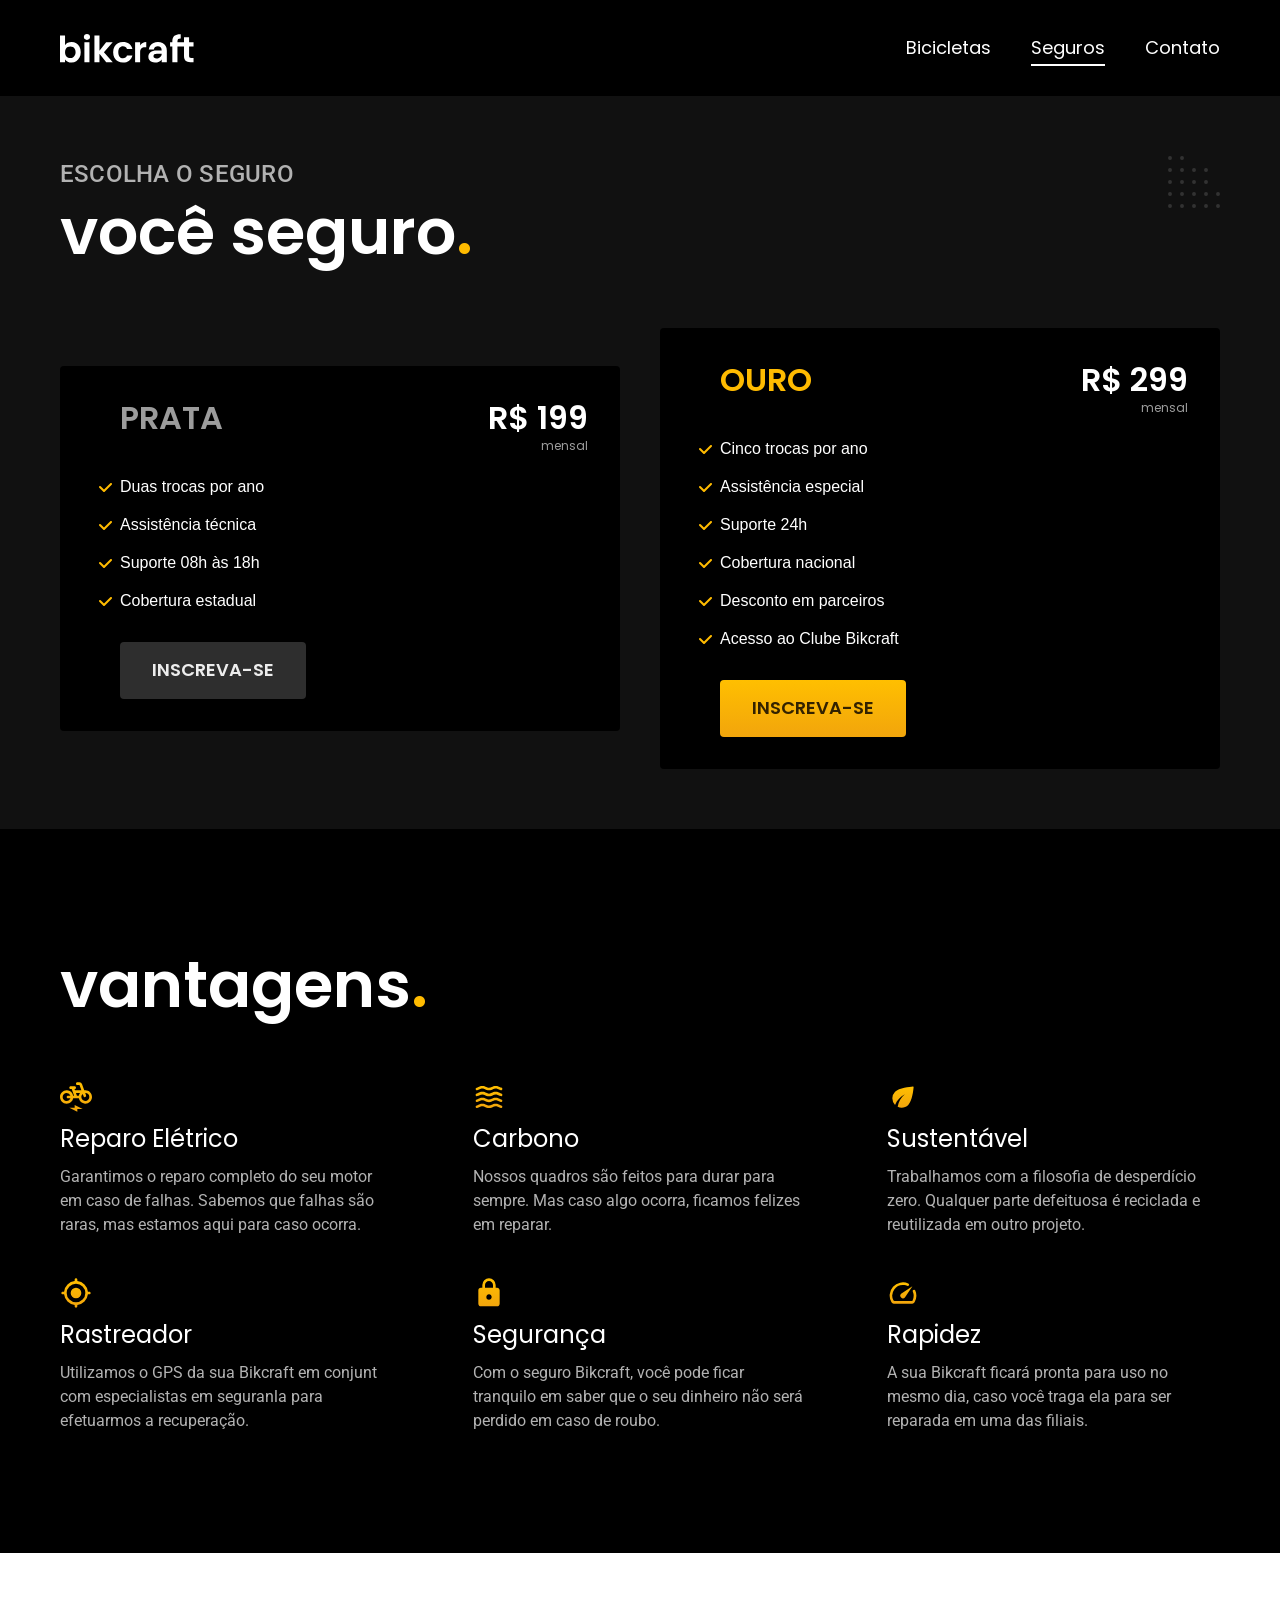
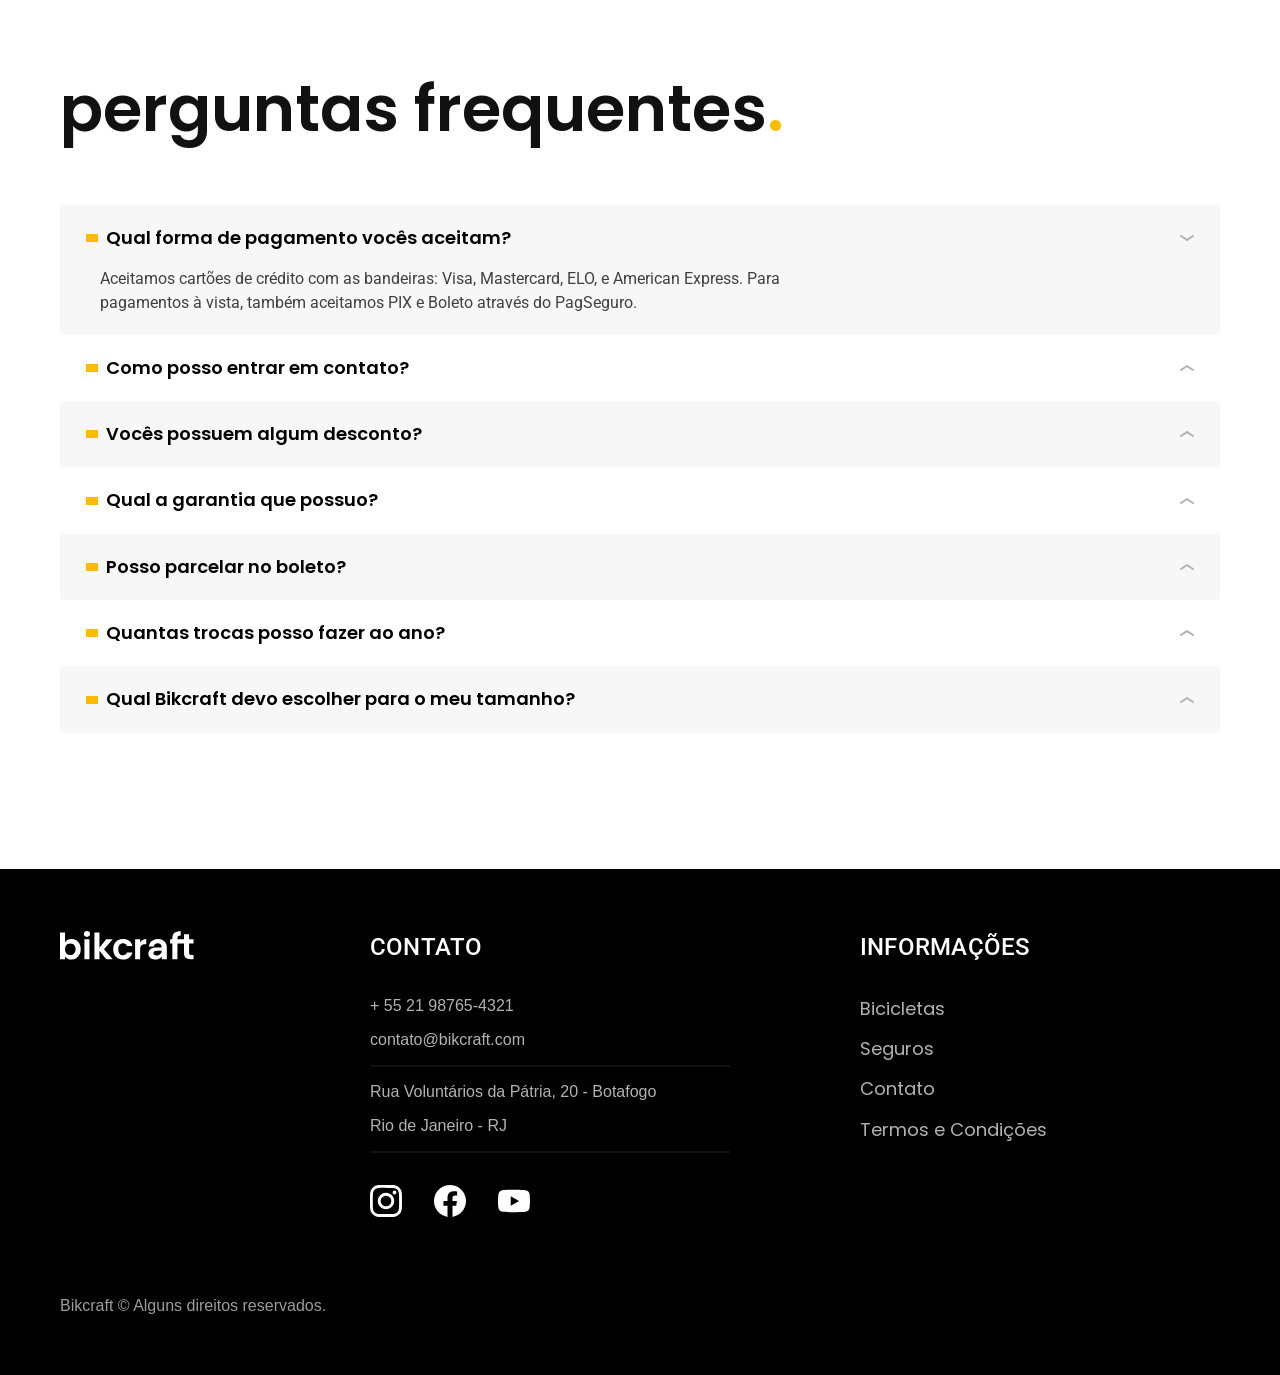
<file: seguros.html>
<!DOCTYPE html>
<html lang="pt-br">

<head>
  <meta charset="UTF-8">
  <meta name="viewport" content="width=device-width, initial-scale=1.0">

  <title>Seguros | Bikcraft</title>
  <meta name="description" content="Termos e condições">

  <link rel="icon" href="./favicon.svg" type="image/svg+xml">
  <link rel="preload" href="./css/style.min.css" as="style">
  <link rel="stylesheet" href="./css/style.min.css">
  <link rel="preconnect" href="https://fonts.googleapis.com">
  <link rel="preconnect" href="https://fonts.gstatic.com" crossorigin>
  <link href="https://fonts.googleapis.com/css2?family=Merriweather:ital,wght@1,900&family=Poppins:wght@400;600&family=Roboto:ital,wght@0,100..900;1,100..900&display=swap" rel="stylesheet">
  <script>document.documentElement.classList.add('js')</script>
</head>


<body id="seguros">
  <header class="header-bg">
    <div class="header container">
      <a href="./">
        <img src="./img/bikcraft.svg" alt="Bikcraft">
      </a>

      <nav aria-label="primaria">
        <ul class="header-menu font-1-m cor-0">
          <li><a href="./bicicletas.html">Bicicletas</a></li>
          <li><a href="./seguros.html">Seguros</a></li>
          <li><a href="./contato.html">Contato</a></li>
        </ul>
      </nav>
    </div>
  </header>

  <main class="seguros-bg">
    <div class="titulo-bg">
      <div class="titulo container fadeInDown" data-anime="200">
        <p class="font-2-l-b cor-5">Escolha o seguro</p>
        <h1 class="font-1-xxl cor-0">você seguro<span class="cor-p1">.</span></h1>
      </div>
    </div>
    <div class="seguros container">
      <div class="seguros-item fadeInLeft" data-anime="400">
        <h3 class="font-1-xl cor-6">PRATA</h3>
        <span class="font-1-xl cor-0">R$ 199 <span class="font-1-xs cor-6">mensal</span></span>
        <ul class="font-2-m cor-0">
          <li>Duas trocas por ano</li>
          <li>Assistência técnica</li>
          <li>Suporte 08h às 18h</li>
          <li>Cobertura estadual</li>
        </ul>
        <a class="botao secundario" href="./orcamento.html?tipo=seguro&produto=prata">Inscreva-se</a>
      </div>

      <div class="seguros-item fadeInRight" data-anime="600">
        <h3 class="font-1-xl cor-p1">OURO</h3>
        <span class="font-1-xl cor-0">R$ 299 <span class="font-1-xs cor-6">mensal</span></span>
        <ul class="font-2-m cor-0">
          <li>Cinco trocas por ano</li>
          <li>Assistência especial</li>
          <li>Suporte 24h</li>
          <li>Cobertura nacional</li>
          <li>Desconto em parceiros</li>
          <li>Acesso ao Clube Bikcraft</li>
        </ul>
        <a class="botao" href="./orcamento.html?tipo=seguro&produto=ouro">Inscreva-se</a>
      </div>
    </div>
  </main>

  <article class="vantagens-bg">
    <div class="vantagens container">
      <h2 class="font-1-xxl cor-0">vantagens<span class="cor-p1">.</span></h2>
      <ul>
        <li>
          <img src="./img/icones/eletrica.svg" alt="">
          <h3 class="font-1-l cor-0">Reparo Elétrico</h3>
          <p class="font-2-s cor-5">Garantimos o reparo completo do seu motor em caso de falhas. Sabemos que falhas são raras, mas estamos aqui para caso ocorra.</p>
        </li>
        <li>
          <img src="./img/icones/carbono.svg" alt="">
          <h3 class="font-1-l cor-0">Carbono</h3>
          <p class="font-2-s cor-5">Nossos quadros são feitos para durar para sempre. Mas caso algo ocorra, ficamos felizes em reparar.</p>
        </li>
        <li>
          <img src="./img/icones/sustentavel.svg" alt="">
          <h3 class="font-1-l cor-0">Sustentável</h3>
          <p class="font-2-s cor-5">Trabalhamos com a filosofia de desperdício zero. Qualquer parte defeituosa é reciclada e reutilizada em outro projeto.</p>
        </li>
        <li>
          <img src="./img/icones/rastreador.svg" alt="">
          <h3 class="font-1-l cor-0">Rastreador</h3>
          <p class="font-2-s cor-5">Utilizamos o GPS da sua Bikcraft em conjunt com especialistas em seguranla para efetuarmos a recuperação.</p>
        </li>
        <li>
          <img src="./img/icones/seguro.svg" alt="">
          <h3 class="font-1-l cor-0">Segurança</h3>
          <p class="font-2-s cor-5">Com o seguro Bikcraft, você pode ficar tranquilo em saber que o seu dinheiro não será perdido em caso de roubo.</p>
        </li>
        <li>
          <img src="./img/icones/velocidade.svg" alt="">
          <h3 class="font-1-l cor-0">Rapidez</h3>
          <p class="font-2-s cor-5">A sua Bikcraft ficará pronta para uso no mesmo dia, caso você traga ela para ser reparada em uma das filiais.</p>
        </li>
      </ul>
    </div>
  </article>

  <article class="perguntas container">
    <h2 class="font-1-xxl">perguntas frequentes<span class="cor-p1">.</span></h2>

    <dl>
      <div>
        <dt><button class="font-1-m-b" aria-controls="pergunta1" aria-expanded="true">Qual forma de pagamento vocês aceitam?</button></dt>
        <dd id="pergunta1" class="font-2-s cor-9 ativa">Aceitamos cartões de crédito com as bandeiras: Visa, Mastercard, ELO, e American Express. Para pagamentos à vista, também aceitamos PIX e Boleto através do PagSeguro.</dd>
      </div>
      <div>
        <dt><button class="font-1-m-b" aria-controls="pergunta2" aria-expanded="false">Como posso entrar em contato?</button></dt>
        <dd id="pergunta2" class="font-2-s cor-9">No rodapé da página, se encontram todas as formas de contato da Bikcraft. Atendemos por meio de telefone e e-mail, mas se caso preferir, poderá visitar uma de nossas lojas físicas. Será um prazer recebê-lo. ;) </dd>
      </div>
      <div>
        <dt><button class="font-1-m-b" aria-controls="pergunta3" aria-expanded="false">Vocês possuem algum desconto?</button></dt>
        <dd id="pergunta3" class="font-2-s cor-9">Sim, mas isso depende de como foi adquirida a sua Bikcraft. Caso tenha optado em contratar o seguro ouro, o mesmo oferece acesso ao Clube Bikcraft, que oferece 10% OFF em todas as suas compras, e também desconto na compra de produtos dos nossos parceiros.</dd>
      </div>
      <div>
        <dt><button class="font-1-m-b" aria-controls="pergunta4" aria-expanded="false">Qual a garantia que possuo?</button></dt>
        <dd id="pergunta4" class="font-2-s cor-9">Além da garantia legal de 90 dias, sua Bikcraft conta com mais uma garantia adicional totalizando 2 anos, para assegurar a sua tranquilidade no uso de todos os nossos produtos. Caso seja necessário o reparo em uma de nossas lojas, todas as Bikcrafts são reparadas com peças originais, que passam por um rigoroso controle de qualidade. A garantia exclui defeitos ocasionados por mau uso. Todas as solicitações passam por avaliação da nossa equipe técnica.</dd>
      </div>
      <div>
        <dt><button class="font-1-m-b" aria-controls="pergunta5" aria-expanded="false">Posso parcelar no boleto?</button></dt>
        <dd id="pergunta5" class="font-2-s cor-9">No momento, não é possível parcelar as compras na modalidade boleto. Mas podem ser parceladas usando cartões de crédito com as bandeiras: Visa, Mastercard, ELO, e American Express em até 10x sem juros.</dd>
      </div>
      <div>
        <dt><button class="font-1-m-b" aria-controls="pergunta6" aria-expanded="false">Quantas trocas posso fazer ao ano?</button></dt>
        <dd id="pergunta6" class="font-2-s cor-9">A quantidade de trocas que podem ser realizadas, variam de acordo com a modalidade escolhida no seguro, se caso contratado. Sendo duas trocas no plano prata, e cinco trocas no plano ouro.</dd>
      </div>
      <div>
        <dt><button class="font-1-m-b" aria-controls="pergunta7" aria-expanded="false">Qual Bikcraft devo escolher para o meu tamanho?</button></dt>
        <dd id="pergunta7" class="font-2-s cor-9">Cada tamanho de quadro é adequado para diferentes tipos de estatura. Para uma escolha mais assertiva e correspondente ao seu tamanho ideal, recomendamos que agende uma avaliação com um de nossos bikfits nas nossas unidades físicas, onde serão definidos tamanho de quadro, e ajustes de selim e guidão de acordo com a altura do usuário. </dd>
      </div>
    </dl>
  </article>

  <footer class="footer-bg">
    <div class="footer container">
      <img src="./img/bikcraft.svg" alt="Bikcraft">
      <div class="footer-contato">
        <h3 class="font-2-l-b cor-0">Contato</h3>
        <ul class="font-2-m cor-5">
          <li><a href="tel:+5521987654321">+ 55 21 98765-4321</a></li>
          <li><a href="mailto:contato@bikcraft.com">contato@bikcraft.com</a></li>
          <li>Rua Voluntários da Pátria, 20 - Botafogo</li>
          <li>Rio de Janeiro - RJ</li>
        </ul>
        <div class="footer-redes">
          <a href="./">
            <img src="./img/redes/instagram.svg" alt="Instagram">
          </a>
          <a href="./">
            <img src="./img/redes/facebook.svg" alt="Facebook">
          </a>
          <a href="./">
            <img src="./img/redes/youtube.svg" alt="YouTube">
          </a>
        </div>
      </div>
      <div class="footer-informacoes">
        <h3 class="font-2-l-b cor-0">Informações</h3>
        <nav>
          <ul class="font-1-m cor-5">
            <li><a href="./bicicletas.html">Bicicletas</a></li>
            <li><a href="./seguros.html">Seguros</a></li>
            <li><a href="./contato.html">Contato</a></li>
            <li><a href="./termos.html" target="_blank">Termos e Condições</a></li>
          </ul>
        </nav>
      </div>
      <p class="footer-copy font-2-m cor-6">Bikcraft © Alguns direitos reservados.</p>
    </div>

  </footer>

  <script src="./js/plugins/simple-anime.js"></script>
  <script src="./js/script.js"></script>
</body>

</html>
</file>
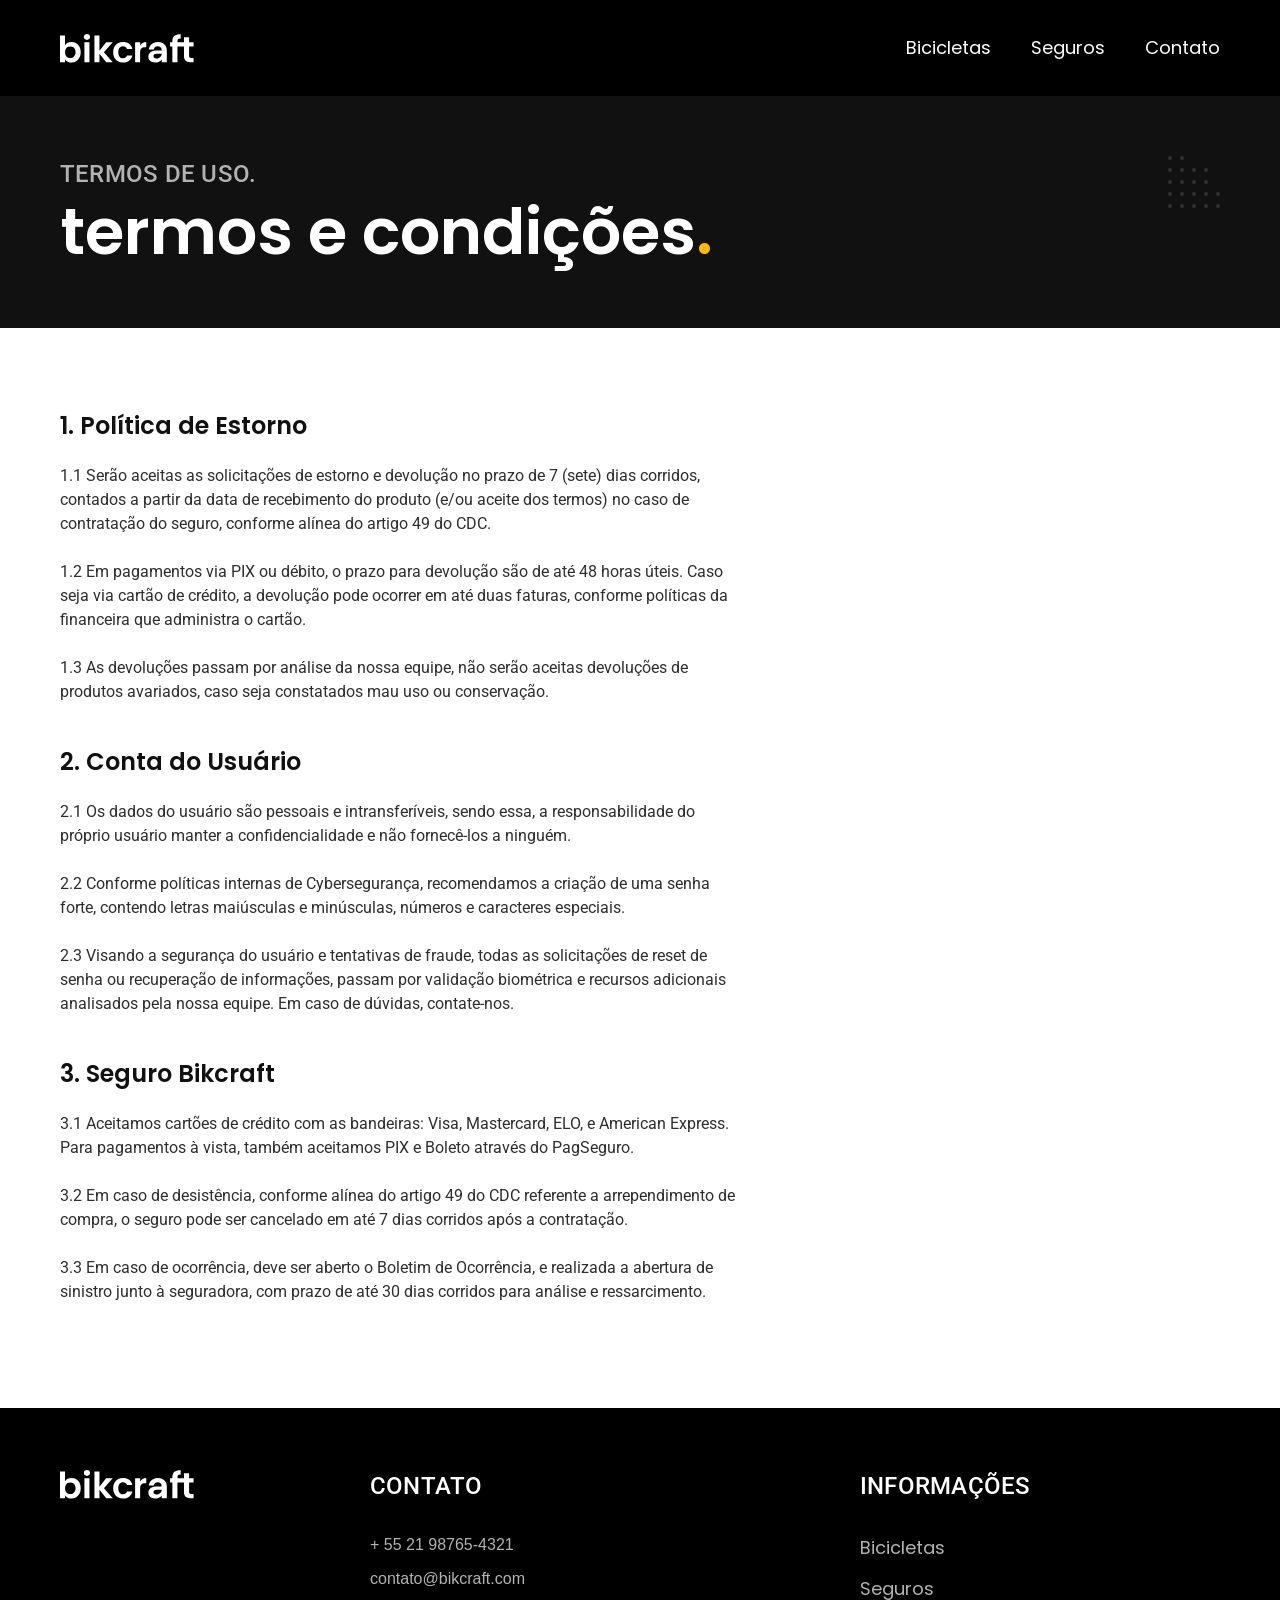
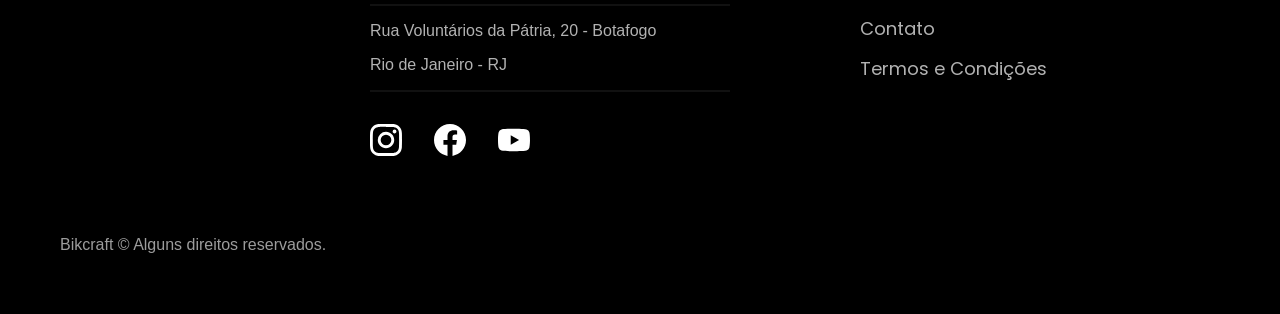
<file: termos.html>
<!DOCTYPE html>
<html lang="pt-br">

<head>
  <meta charset="UTF-8">
  <meta name="viewport" content="width=device-width, initial-scale=1.0">

  <title>Termos e Condições | Bikcraft</title>
  <meta name="description" content="Termos e condições">

  <link rel="icon" href="./favicon.svg" type="image/svg+xml">
  <link rel="preload" href="./css/style.min.css" as="style">
  <link rel="stylesheet" href="./css/style.min.css">
  <link rel="preconnect" href="https://fonts.googleapis.com">
  <link rel="preconnect" href="https://fonts.gstatic.com" crossorigin>
  <link href="https://fonts.googleapis.com/css2?family=Merriweather:ital,wght@1,900&family=Poppins:wght@400;600&family=Roboto:ital,wght@0,100..900;1,100..900&display=swap" rel="stylesheet">

  <script>document.documentElement.classList.add('js')</script>
</head>


<body id="termos">
  <header class="header-bg">
    <div class="header container">
      <a href="./">
        <img src="./img/bikcraft.svg" alt="Bikcraft">
      </a>

      <nav aria-label="primaria">
        <ul class="header-menu font-1-m cor-0">
          <li><a href="./bicicletas.html">Bicicletas</a></li>
          <li><a href="./seguros.html">Seguros</a></li>
          <li><a href="./contato.html">Contato</a></li>
        </ul>
      </nav>
    </div>
  </header>

  <main>
    <div class="titulo-bg">
      <div class="titulo container fadeInDown" data-anime="200">
        <p class="font-2-l-b cor-5">Termos de uso.</p>
        <h1 class="font-1-xxl cor-0">termos e condições<span class="cor-p1">.</span></h1>
      </div>
    </div>

    <div class="termos font-2-s cor-10 container fadeInDown" data-anime="400">
      <h2 class="font-1-l cor-11">1. Política de Estorno</h2>
      <p>1.1 Serão aceitas as solicitações de estorno e devolução no prazo de 7 (sete) dias corridos, contados a partir da data de recebimento do produto (e/ou aceite dos termos) no caso de contratação do seguro, conforme alínea do artigo 49 do CDC.

      <p>1.2 Em pagamentos via PIX ou débito, o prazo para devolução são de até 48 horas úteis. Caso seja via cartão de crédito, a devolução pode ocorrer em até duas faturas, conforme políticas da financeira que administra o cartão.</p>

      <p>1.3 As devoluções passam por análise da nossa equipe, não serão aceitas devoluções de produtos avariados, caso seja constatados mau uso ou conservação.</p>

      <h2 class="font-1-l cor-11">2. Conta do Usuário</h2>
      <p>2.1 Os dados do usuário são pessoais e intransferíveis, sendo essa, a responsabilidade do próprio usuário manter a confidencialidade e não fornecê-los a ninguém.</p>

      <p>2.2 Conforme políticas internas de Cybersegurança, recomendamos a criação de uma senha forte, contendo letras maiúsculas e minúsculas, números e caracteres especiais.</p>

      <p>2.3 Visando a segurança do usuário e tentativas de fraude, todas as solicitações de reset de senha ou recuperação de informações, passam por validação biométrica e recursos adicionais analisados pela nossa equipe. Em caso de dúvidas, contate-nos.</p>

      <h2 class="font-1-l cor-11">3. Seguro Bikcraft</h2>

      <p>3.1 Aceitamos cartões de crédito com as bandeiras: Visa, Mastercard, ELO, e American Express. Para pagamentos à vista, também aceitamos PIX e Boleto através do PagSeguro.</p>

      <p>3.2 Em caso de desistência, conforme alínea do artigo 49 do CDC referente a arrependimento de compra, o seguro pode ser cancelado em até 7 dias corridos após a contratação.</p>

      <p>3.3 Em caso de ocorrência, deve ser aberto o Boletim de Ocorrência, e realizada a abertura de sinistro junto à seguradora, com prazo de até 30 dias corridos para análise e ressarcimento.</p>

    </div>
  </main>

  <footer class="footer-bg">
    <div class="footer container">
      <img src="./img/bikcraft.svg" alt="Bikcraft">
      <div class="footer-contato">
        <h3 class="font-2-l-b cor-0">Contato</h3>
        <ul class="font-2-m cor-5">
          <li><a href="tel:+5521987654321">+ 55 21 98765-4321</a></li>
          <li><a href="mailto:contato@bikcraft.com">contato@bikcraft.com</a></li>
          <li>Rua Voluntários da Pátria, 20 - Botafogo</li>
          <li>Rio de Janeiro - RJ</li>
        </ul>
        <div class="footer-redes">
          <a href="./">
            <img src="./img/redes/instagram.svg" alt="Instagram">
          </a>
          <a href="./">
            <img src="./img/redes/facebook.svg" alt="Facebook">
          </a>
          <a href="./">
            <img src="./img/redes/youtube.svg" alt="YouTube">
          </a>
        </div>
      </div>
      <div class="footer-informacoes">
        <h3 class="font-2-l-b cor-0">Informações</h3>
        <nav>
          <ul class="font-1-m cor-5">
            <li><a href="./bicicletas.html">Bicicletas</a></li>
            <li><a href="./seguros.html">Seguros</a></li>
            <li><a href="./contato.html">Contato</a></li>
            <li><a href="./termos.html" target="_blank">Termos e Condições</a></li>
          </ul>
        </nav>
      </div>
      <p class="footer-copy font-2-m cor-6">Bikcraft © Alguns direitos reservados.</p>
    </div>

  </footer>
  <script src="./js/plugins/simple-anime.js"></script>
  <script src="./js/script.js"></script>
</body>

</html>
</file>
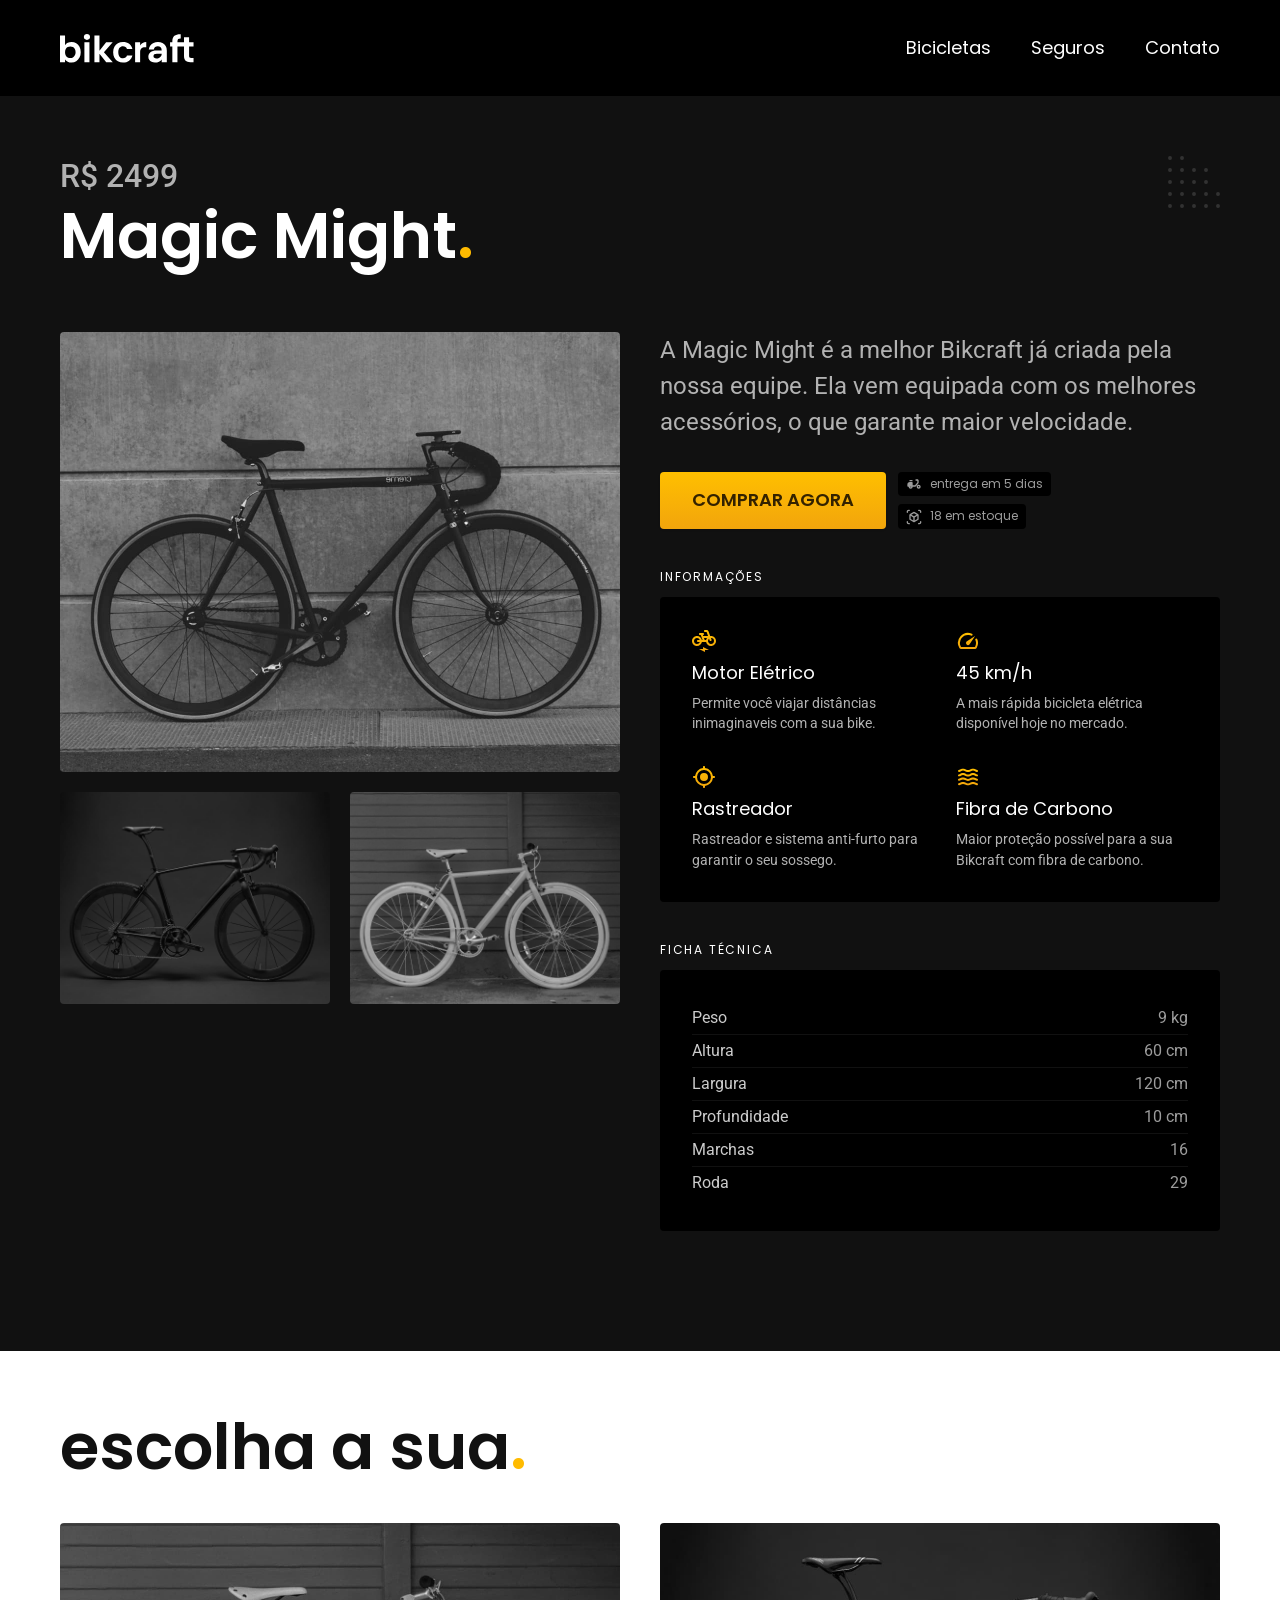
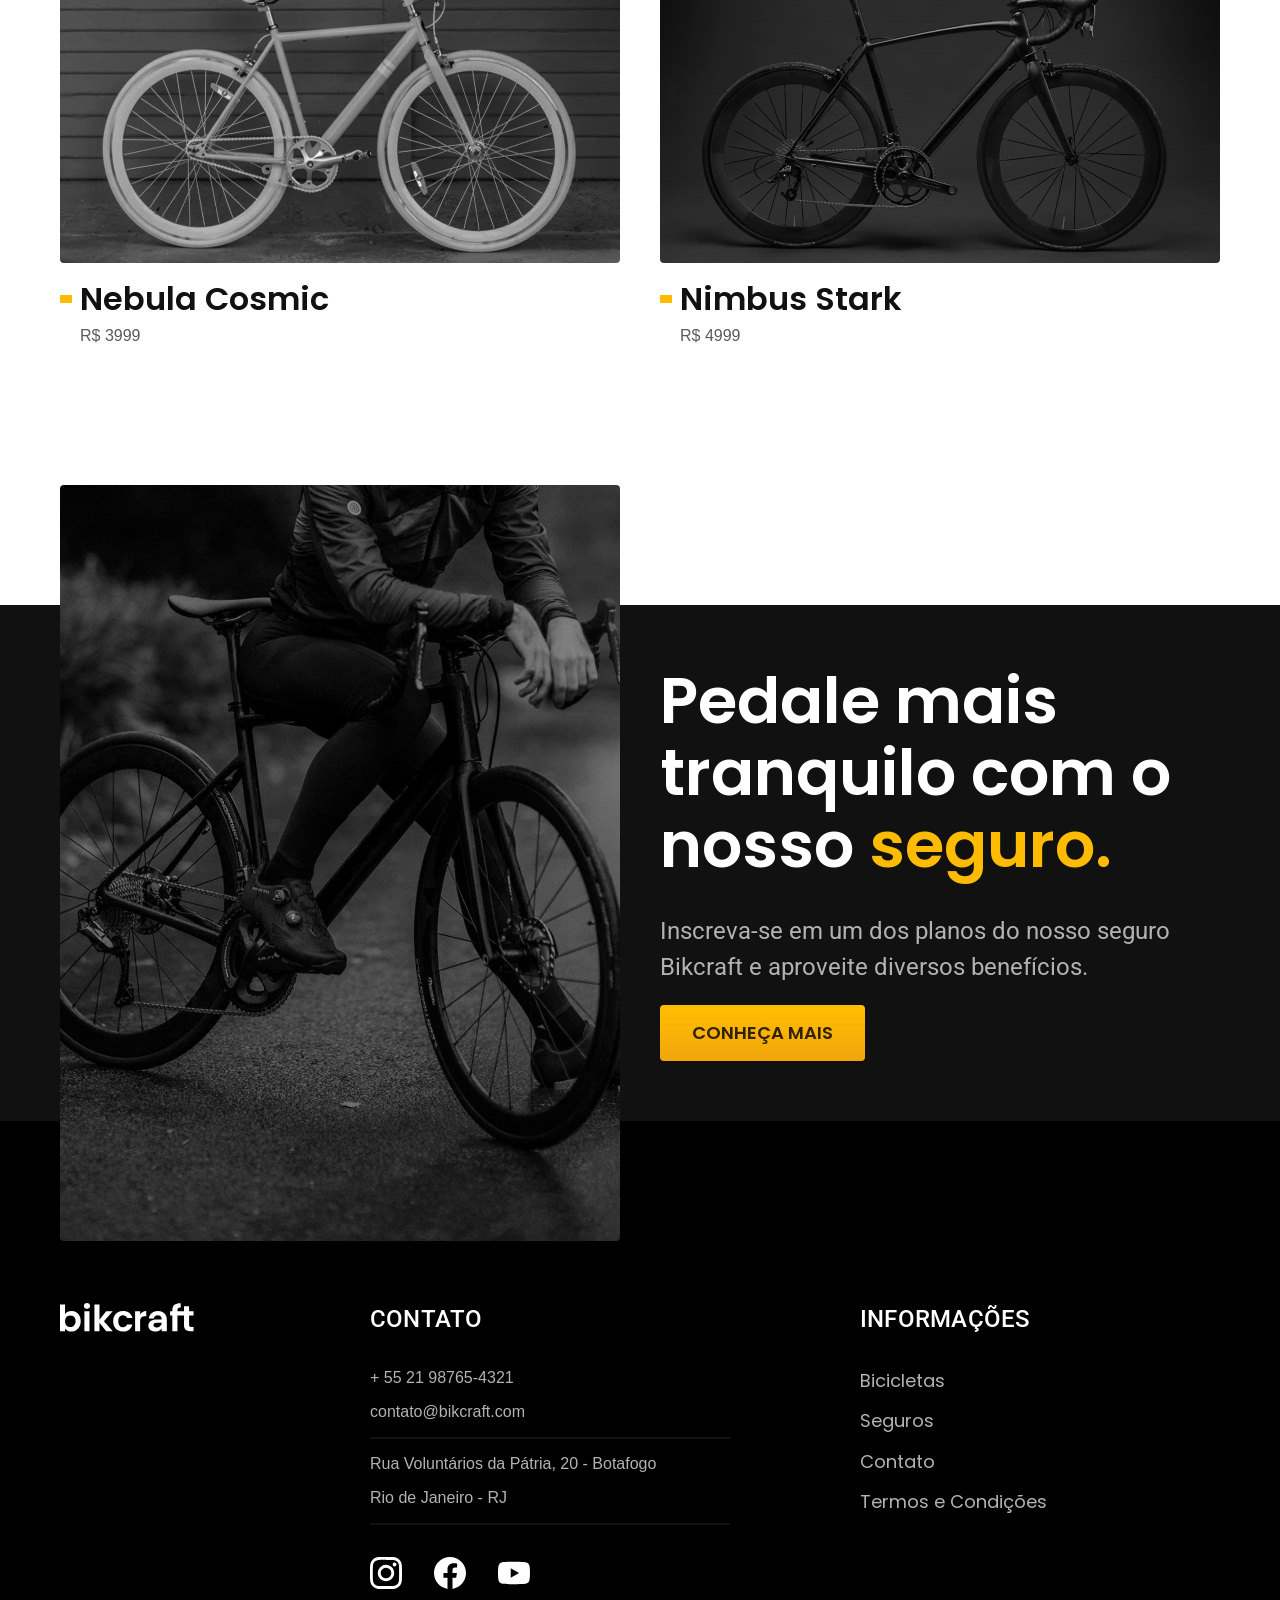
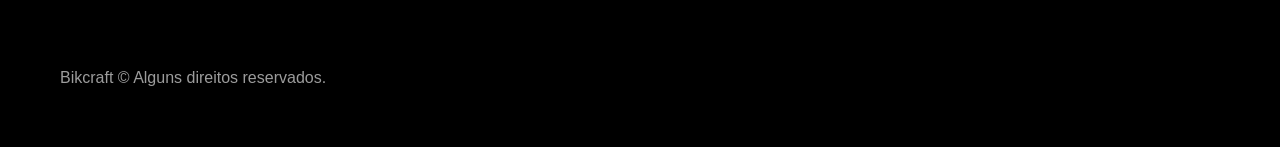
<file: bicicletas/magic.html>
<!DOCTYPE html>
<html lang="pt-br">

<head>
  <meta charset="UTF-8">
  <meta name="viewport" content="width=device-width, initial-scale=1.0">

  <title>Magic Might | Bikcraft</title>
  <meta name="description" content="Bicicleta Magic Might">
  <link rel="icon" href="../favicon.svg" type="image/svg+xml">
  <link rel="preload" href="../css/style.min.css" as="style">
  <link rel="stylesheet" href="../css/style.min.css">
  <link rel="preconnect" href="https://fonts.googleapis.com">
  <link rel="preconnect" href="https://fonts.gstatic.com" crossorigin>
  <link href="https://fonts.googleapis.com/css2?family=Merriweather:ital,wght@1,900&family=Poppins:wght@400;600&family=Roboto:ital,wght@0,100..900;1,100..900&display=swap" rel="stylesheet">

  <script>document.documentElement.classList.add('js')</script>
</head>


<body id="bicicleta">
  <header class="header-bg">
    <div class="header container">
      <a href="../">
        <img src="../img/bikcraft.svg" alt="Bikcraft">
      </a>

      <nav aria-label="primaria">
        <ul class="header-menu font-1-m cor-0">
          <li><a href="../bicicletas.html">Bicicletas</a></li>
          <li><a href="../seguros.html">Seguros</a></li>
          <li><a href="../contato.html">Contato</a></li>
        </ul>
      </nav>
    </div>
  </header>

  <main class="titulo-bg">
    <div>
      <div class="titulo container fadeInDown" data-anime="200">
        <p class="font-2-xl cor-5">R$ 2499</p>
        <h1 class="font-1-xxl cor-0">Magic Might<span class="cor-p1">.</span></h1>
      </div>
    </div>
    <div class="bicicleta container">
      <div class="bicicleta-imagens fadeInDown" data-anime="600">
        <img src="../img/bicicleta/nimbus2.jpg" alt="Bicicleta 1">
        <img src="../img/bicicleta/nimbus1.jpg" alt="Bicicleta 2">
        <img src="../img/bicicleta/nimbus3.jpg" alt="Bicicleta 3">
      </div>
      <div class="bicicleta-conteudo fadeInDown" data-anime="400">
        <p class="font-2-l cor-5">A Magic Might é a melhor Bikcraft já criada pela nossa equipe. Ela vem equipada com os melhores acessórios, o que garante maior velocidade.</p>
        <div class="bicicleta-comprar">
          <a class="botao" href="../orcamento.html?tipo=bikcraft&produto=magic">Comprar Agora</a>
          <span class="font-1-xs cor-6"><img src="../img/icones/entrega.svg" alt=""> entrega em 5 dias</span>
          <span class="font-1-xs cor-6"><img src="../img/icones/estoque.svg" alt=""> 18 em estoque</span>
        </div>

        <h2 class="font-1-xs cor-0">Informações</h2>
        <ul class="bicicleta-informacoes">
          <li>
            <img src="../img/icones/eletrica.svg" alt="">
            <h3 class="font-1-m cor-0">Motor Elétrico</h3>
            <p class="font-2-xs cor-5">Permite você viajar distâncias inimaginaveis com a sua bike.</p>
          </li>
          <li>
            <img src="../img/icones/velocidade.svg" alt="">
            <h3 class="font-1-m cor-0">45 km/h</h3>
            <p class="font-2-xs cor-5">A mais rápida bicicleta elétrica disponível hoje no mercado.</p>
          </li>
          <li>
            <img src="../img/icones/rastreador.svg" alt="">
            <h3 class="font-1-m cor-0">Rastreador</h3>
            <p class="font-2-xs cor-5">Rastreador e sistema anti-furto para garantir o seu sossego.</p>
          </li>
          <li>
            <img src="../img/icones/carbono.svg" alt="">
            <h3 class="font-1-m cor-0">Fibra de Carbono</h3>
            <p class="font-2-xs cor-5">Maior proteção possível para a sua Bikcraft com fibra de carbono.</p>
          </li>
        </ul>
        <h2 class="font-1-xs cor-0">Ficha Técnica</h2>
        <ul class="bicicleta-ficha font-2-s cor-4">
          <li>Peso <span>9 kg</span></li>
          <li>Altura <span>60 cm</span></li>
          <li>Largura <span>120 cm</span></li>
          <li>Profundidade <span>10 cm</span></li>
          <li>Marchas <span>16</span></li>
          <li>Roda <span>29</span></li>
        </ul>
      </div>
    </div>
  </main>

  <article class="bicicletas-lista container">
    <h2 class="font-1-xxl">escolha a sua<span class="cor-p1">.</span></h2>

    <ul>
      <li>
        <a href="./nebula.html">
          <img src="../img/bicicletas/nebula.jpg" alt="Bicicleta preta">
          <h3 class="font-1-xl">Nebula Cosmic</h3>
          <span class="font-2-m cor-8">R$ 3999</span>
        </a>
      </li>
      <li>
        <a href="./nimbus.html">
          <img src="../img/bicicletas/nimbus.jpg" alt="Bicicleta preta">
          <h3 class="font-1-xl">Nimbus Stark</h3>
          <span class="font-2-m cor-8">R$ 4999</span>
        </a>
      </li>
    </ul>
  </article>

  <article class="seguro-bg">
    <div class="seguro container">
      <div class="seguro-imagem">
        <img src="../img/fotos/seguros.jpg" alt="Pessoa parada em cima de uma bicicleta.">
      </div>
      <div class="seguro-conteudo">
        <h2 class="font-1-xxl cor-0">Pedale mais tranquilo com o nosso <span class="cor-p1">seguro.</span></h2>
        <p class="font-2-l cor-5">Inscreva-se em um dos planos do nosso seguro Bikcraft e aproveite diversos benefícios.</p>
        <a class="botao" href="../seguros.html">Conheça Mais</a>
      </div>
    </div>
  </article>

  <footer class="footer-bg">
    <div class="footer container">
      <img src="../img/bikcraft.svg" alt="Bikcraft">
      <div class="footer-contato">
        <h3 class="font-2-l-b cor-0">Contato</h3>
        <ul class="font-2-m cor-5">
          <li><a href="tel:+5521987654321">+ 55 21 98765-4321</a></li>
          <li><a href="mailto:contato@bikcraft.com">contato@bikcraft.com</a></li>
          <li>Rua Voluntários da Pátria, 20 - Botafogo</li>
          <li>Rio de Janeiro - RJ</li>
        </ul>
        <div class="footer-redes">
          <a href="./">
            <img src="../img/redes/instagram.svg" alt="Instagram">
          </a>
          <a href="./">
            <img src="../img/redes/facebook.svg" alt="Facebook">
          </a>
          <a href="./">
            <img src="../img/redes/youtube.svg" alt="YouTube">
          </a>
        </div>
      </div>
      <div class="footer-informacoes">
        <h3 class="font-2-l-b cor-0">Informações</h3>
        <nav>
          <ul class="font-1-m cor-5">
            <li><a href="../bicicletas.html">Bicicletas</a></li>
            <li><a href="../seguros.html">Seguros</a></li>
            <li><a href="../contato.html">Contato</a></li>
            <li><a href="../termos.html" target="_blank">Termos e Condições</a></li>
          </ul>
        </nav>
      </div>
      <p class="footer-copy font-2-m cor-6">Bikcraft © Alguns direitos reservados.</p>
    </div>

  </footer>
  <script src="../js/plugins/simple-anime.js"></script>
  <script src="../js/script.js"></script>
</body>

</html>
</file>
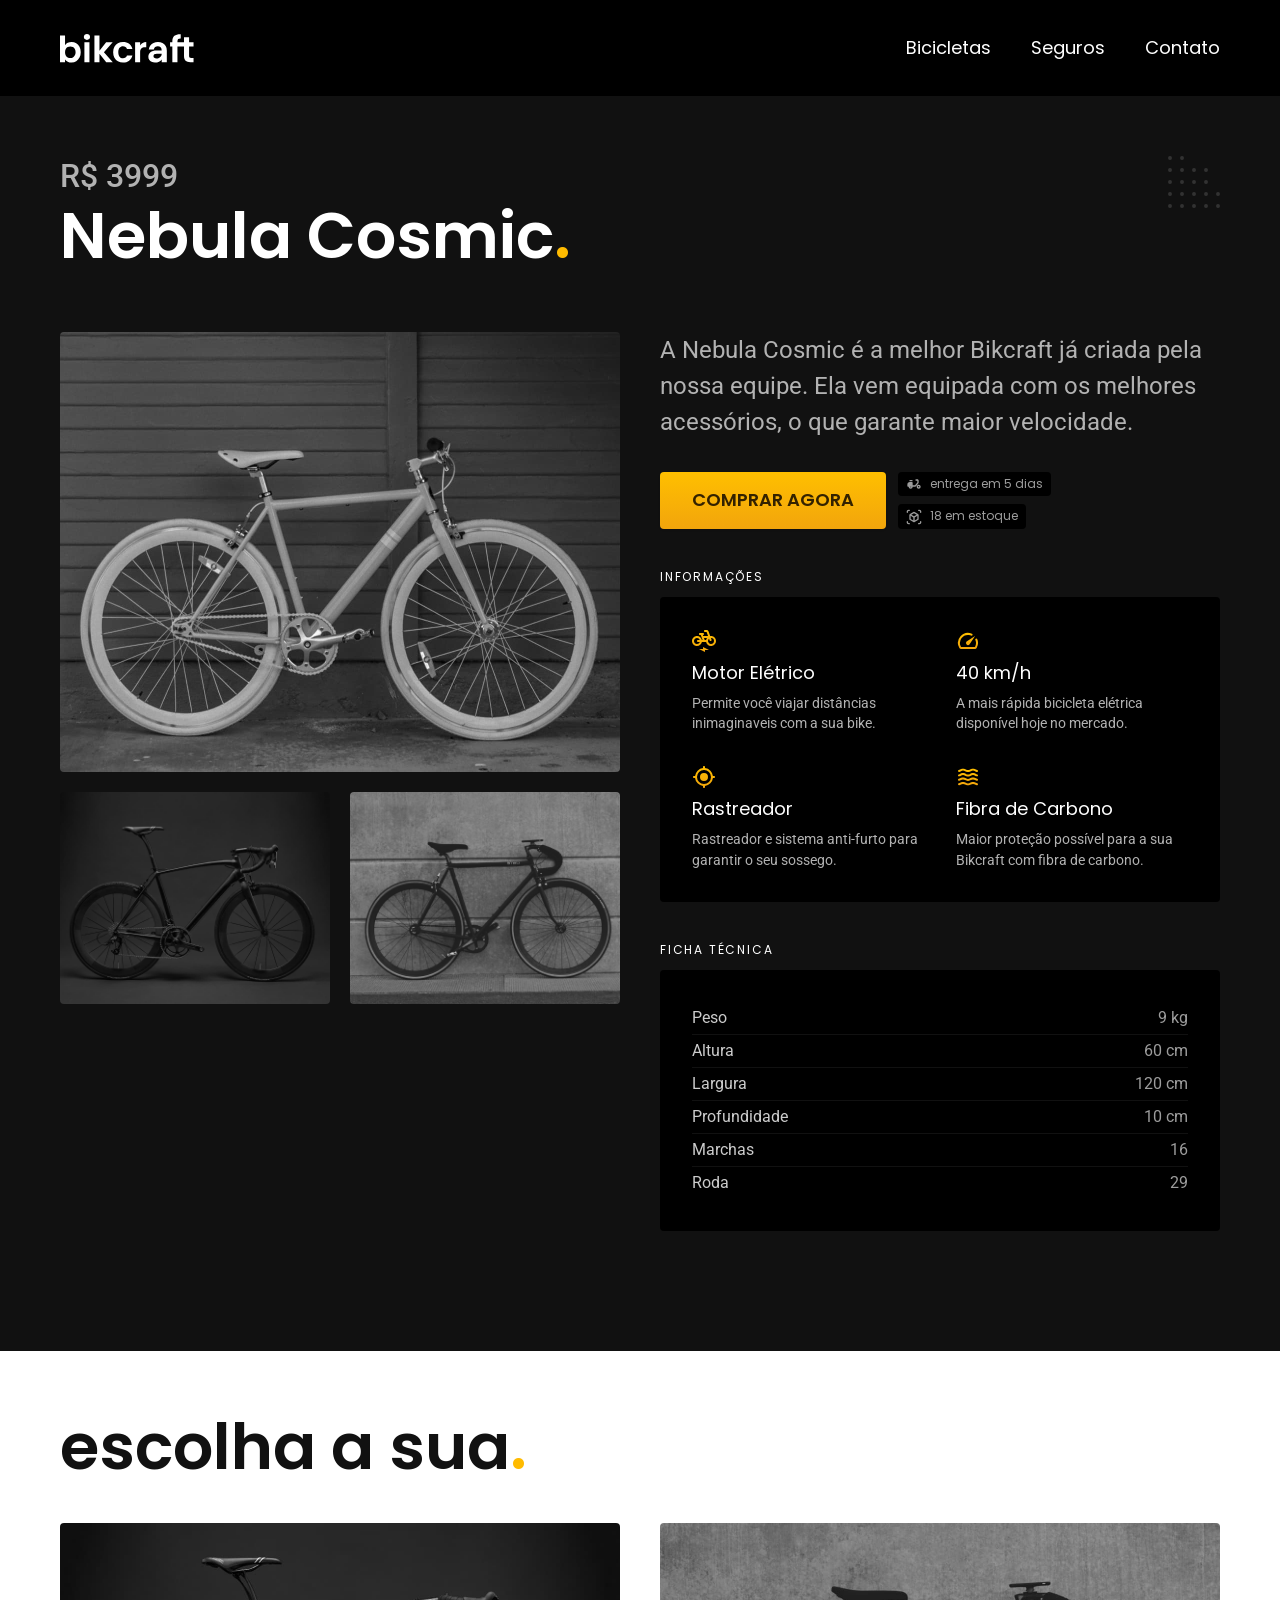
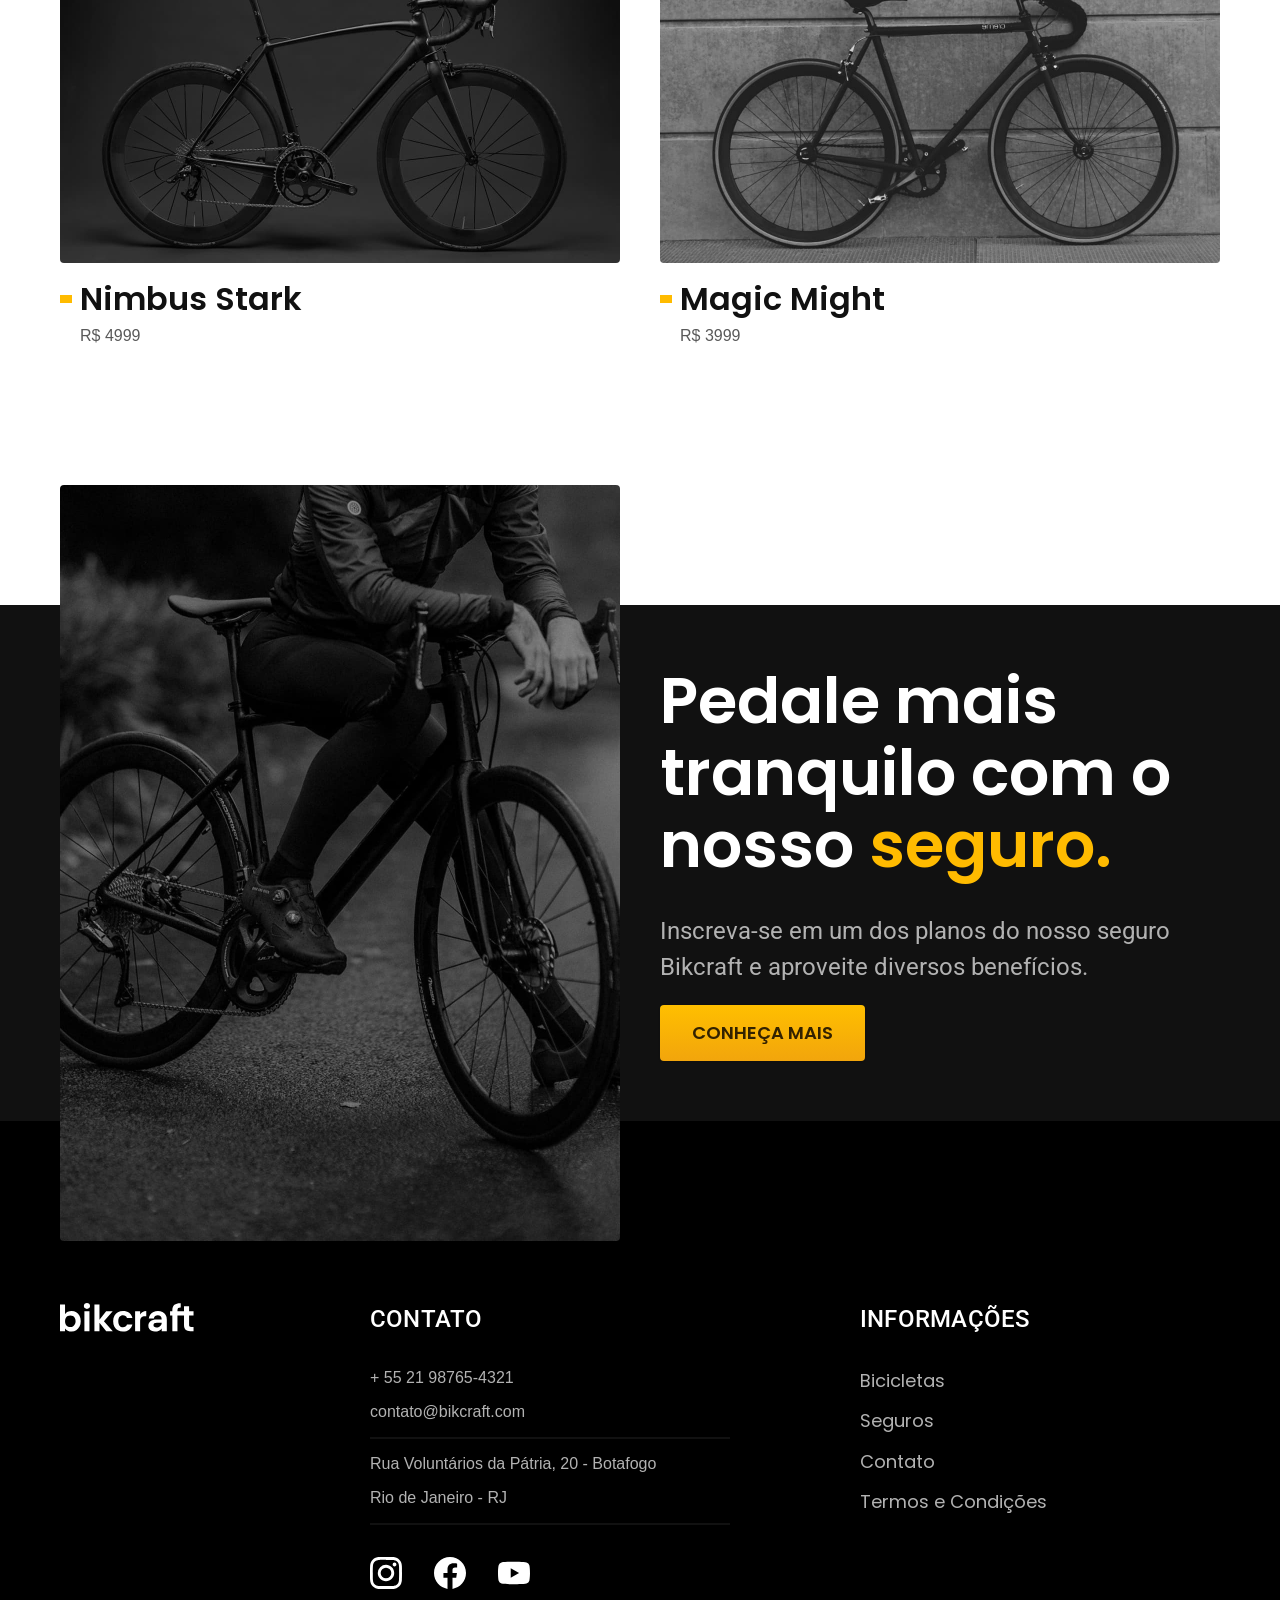
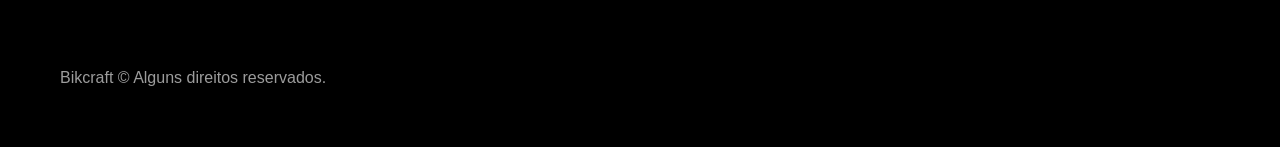
<file: bicicletas/nebula.html>
<!DOCTYPE html>
<html lang="pt-br">

<head>
  <meta charset="UTF-8">
  <meta name="viewport" content="width=device-width, initial-scale=1.0">

  <title>Nebula Cosmic | Bikcraft</title>
  <meta name="description" content="Bicicleta Nebula Cosmic">
  <link rel="icon" href="../favicon.svg" type="image/svg+xml">
  <link rel="preload" href="../css/style.min.css" as="style">
  <link rel="stylesheet" href="../css/style.min.css">
  <link rel="preconnect" href="https://fonts.googleapis.com">
  <link rel="preconnect" href="https://fonts.gstatic.com" crossorigin>
  <link href="https://fonts.googleapis.com/css2?family=Merriweather:ital,wght@1,900&family=Poppins:wght@400;600&family=Roboto:ital,wght@0,100..900;1,100..900&display=swap" rel="stylesheet">

  <script>document.documentElement.classList.add('js')</script>
</head>


<body id="bicicleta">
  <header class="header-bg">
    <div class="header container">
      <a href="../">
        <img src="../img/bikcraft.svg" alt="Bikcraft">
      </a>

      <nav aria-label="primaria">
        <ul class="header-menu font-1-m cor-0">
          <li><a href="../bicicletas.html">Bicicletas</a></li>
          <li><a href="../seguros.html">Seguros</a></li>
          <li><a href="../contato.html">Contato</a></li>
        </ul>
      </nav>
    </div>
  </header>

  <main class="titulo-bg">
    <div>
      <div class="titulo container fadeInDown" data-anime="200">
        <p class="font-2-xl cor-5">R$ 3999</p>
        <h1 class="font-1-xxl cor-0">Nebula Cosmic<span class="cor-p1">.</span></h1>
      </div>
    </div>
    <div class="bicicleta container">
      <div class="bicicleta-imagens fadeInDown" data-anime="600">
        <img src="../img/bicicleta/nimbus3.jpg" alt="Bicicleta 1">
        <img src="../img/bicicleta/nimbus1.jpg" alt="Bicicleta 2">
        <img src="../img/bicicleta/nimbus2.jpg" alt="Bicicleta 3">
      </div>
      <div class="bicicleta-conteudo fadeInDown" data-anime="400">
        <p class="font-2-l cor-5">A Nebula Cosmic é a melhor Bikcraft já criada pela nossa equipe. Ela vem equipada com os melhores acessórios, o que garante maior velocidade.</p>
        <div class="bicicleta-comprar">
          <a class="botao" href="../orcamento.html?tipo=bikcraft&produto=nebula">Comprar Agora</a>
          <span class="font-1-xs cor-6"><img src="../img/icones/entrega.svg" alt=""> entrega em 5 dias</span>
          <span class="font-1-xs cor-6"><img src="../img/icones/estoque.svg" alt=""> 18 em estoque</span>
        </div>

        <h2 class="font-1-xs cor-0">Informações</h2>
        <ul class="bicicleta-informacoes">
          <li>
            <img src="../img/icones/eletrica.svg" alt="">
            <h3 class="font-1-m cor-0">Motor Elétrico</h3>
            <p class="font-2-xs cor-5">Permite você viajar distâncias inimaginaveis com a sua bike.</p>
          </li>
          <li>
            <img src="../img/icones/velocidade.svg" alt="">
            <h3 class="font-1-m cor-0">40 km/h</h3>
            <p class="font-2-xs cor-5">A mais rápida bicicleta elétrica disponível hoje no mercado.</p>
          </li>
          <li>
            <img src="../img/icones/rastreador.svg" alt="">
            <h3 class="font-1-m cor-0">Rastreador</h3>
            <p class="font-2-xs cor-5">Rastreador e sistema anti-furto para garantir o seu sossego.</p>
          </li>
          <li>
            <img src="../img/icones/carbono.svg" alt="">
            <h3 class="font-1-m cor-0">Fibra de Carbono</h3>
            <p class="font-2-xs cor-5">Maior proteção possível para a sua Bikcraft com fibra de carbono.</p>
          </li>
        </ul>
        <h2 class="font-1-xs cor-0">Ficha Técnica</h2>
        <ul class="bicicleta-ficha font-2-s cor-4">
          <li>Peso <span>9 kg</span></li>
          <li>Altura <span>60 cm</span></li>
          <li>Largura <span>120 cm</span></li>
          <li>Profundidade <span>10 cm</span></li>
          <li>Marchas <span>16</span></li>
          <li>Roda <span>29</span></li>
        </ul>
      </div>
    </div>
  </main>

  <article class="bicicletas-lista container">
    <h2 class="font-1-xxl">escolha a sua<span class="cor-p1">.</span></h2>

    <ul>
      <li>
        <a href="./nimbus.html">
          <img src="../img/bicicletas/nimbus.jpg" alt="Bicicleta preta">
          <h3 class="font-1-xl">Nimbus Stark</h3>
          <span class="font-2-m cor-8">R$ 4999</span>
        </a>
      </li>
      <li>
        <a href="./magic.html">
          <img src="../img/bicicletas/magic.jpg" alt="Bicicleta preta">
          <h3 class="font-1-xl">Magic Might</h3>
          <span class="font-2-m cor-8">R$ 3999</span>
        </a>
      </li>
    </ul>
  </article>

  <article class="seguro-bg">
    <div class="seguro container">
      <div class="seguro-imagem">
        <img src="../img/fotos/seguros.jpg" alt="Pessoa parada em cima de uma bicicleta.">
      </div>
      <div class="seguro-conteudo">
        <h2 class="font-1-xxl cor-0">Pedale mais tranquilo com o nosso <span class="cor-p1">seguro.</span></h2>
        <p class="font-2-l cor-5">Inscreva-se em um dos planos do nosso seguro Bikcraft e aproveite diversos benefícios.</p>
        <a class="botao" href="../seguros.html">Conheça Mais</a>
      </div>
    </div>
  </article>

  <footer class="footer-bg">
    <div class="footer container">
      <img src="../img/bikcraft.svg" alt="Bikcraft">
      <div class="footer-contato">
        <h3 class="font-2-l-b cor-0">Contato</h3>
        <ul class="font-2-m cor-5">
          <li><a href="tel:+5521987654321">+ 55 21 98765-4321</a></li>
          <li><a href="mailto:contato@bikcraft.com">contato@bikcraft.com</a></li>
          <li>Rua Voluntários da Pátria, 20 - Botafogo</li>
          <li>Rio de Janeiro - RJ</li>
        </ul>
        <div class="footer-redes">
          <a href="./">
            <img src="../img/redes/instagram.svg" alt="Instagram">
          </a>
          <a href="./">
            <img src="../img/redes/facebook.svg" alt="Facebook">
          </a>
          <a href="./">
            <img src="../img/redes/youtube.svg" alt="YouTube">
          </a>
        </div>
      </div>
      <div class="footer-informacoes">
        <h3 class="font-2-l-b cor-0">Informações</h3>
        <nav>
          <ul class="font-1-m cor-5">
            <li><a href="../bicicletas.html">Bicicletas</a></li>
            <li><a href="../seguros.html">Seguros</a></li>
            <li><a href="../contato.html">Contato</a></li>
            <li><a href="../termos.html" target="_blank">Termos e Condições</a></li>
          </ul>
        </nav>
      </div>
      <p class="footer-copy font-2-m cor-6">Bikcraft © Alguns direitos reservados.</p>
    </div>

  </footer>
  <script src="../js/plugins/simple-anime.js"></script>
  <script src="../js/script.js"></script>
</body>

</html>
</file>
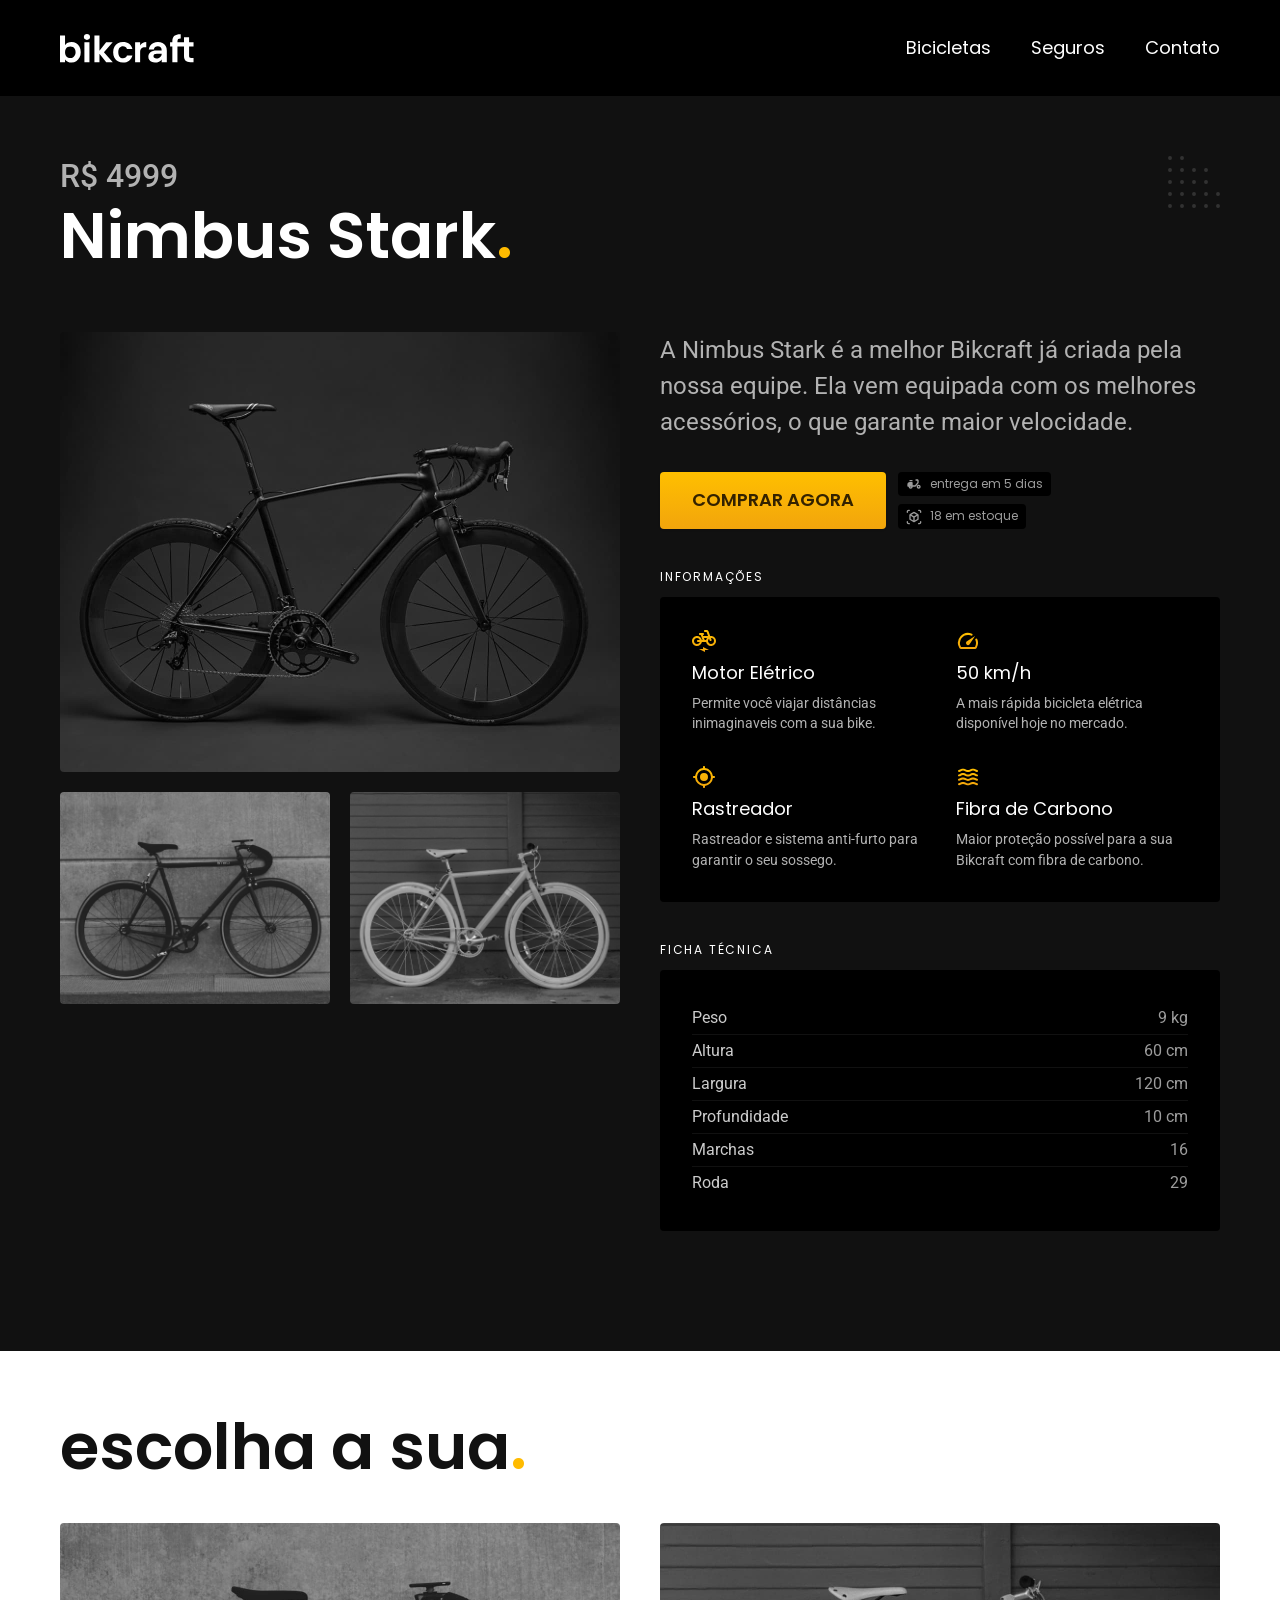
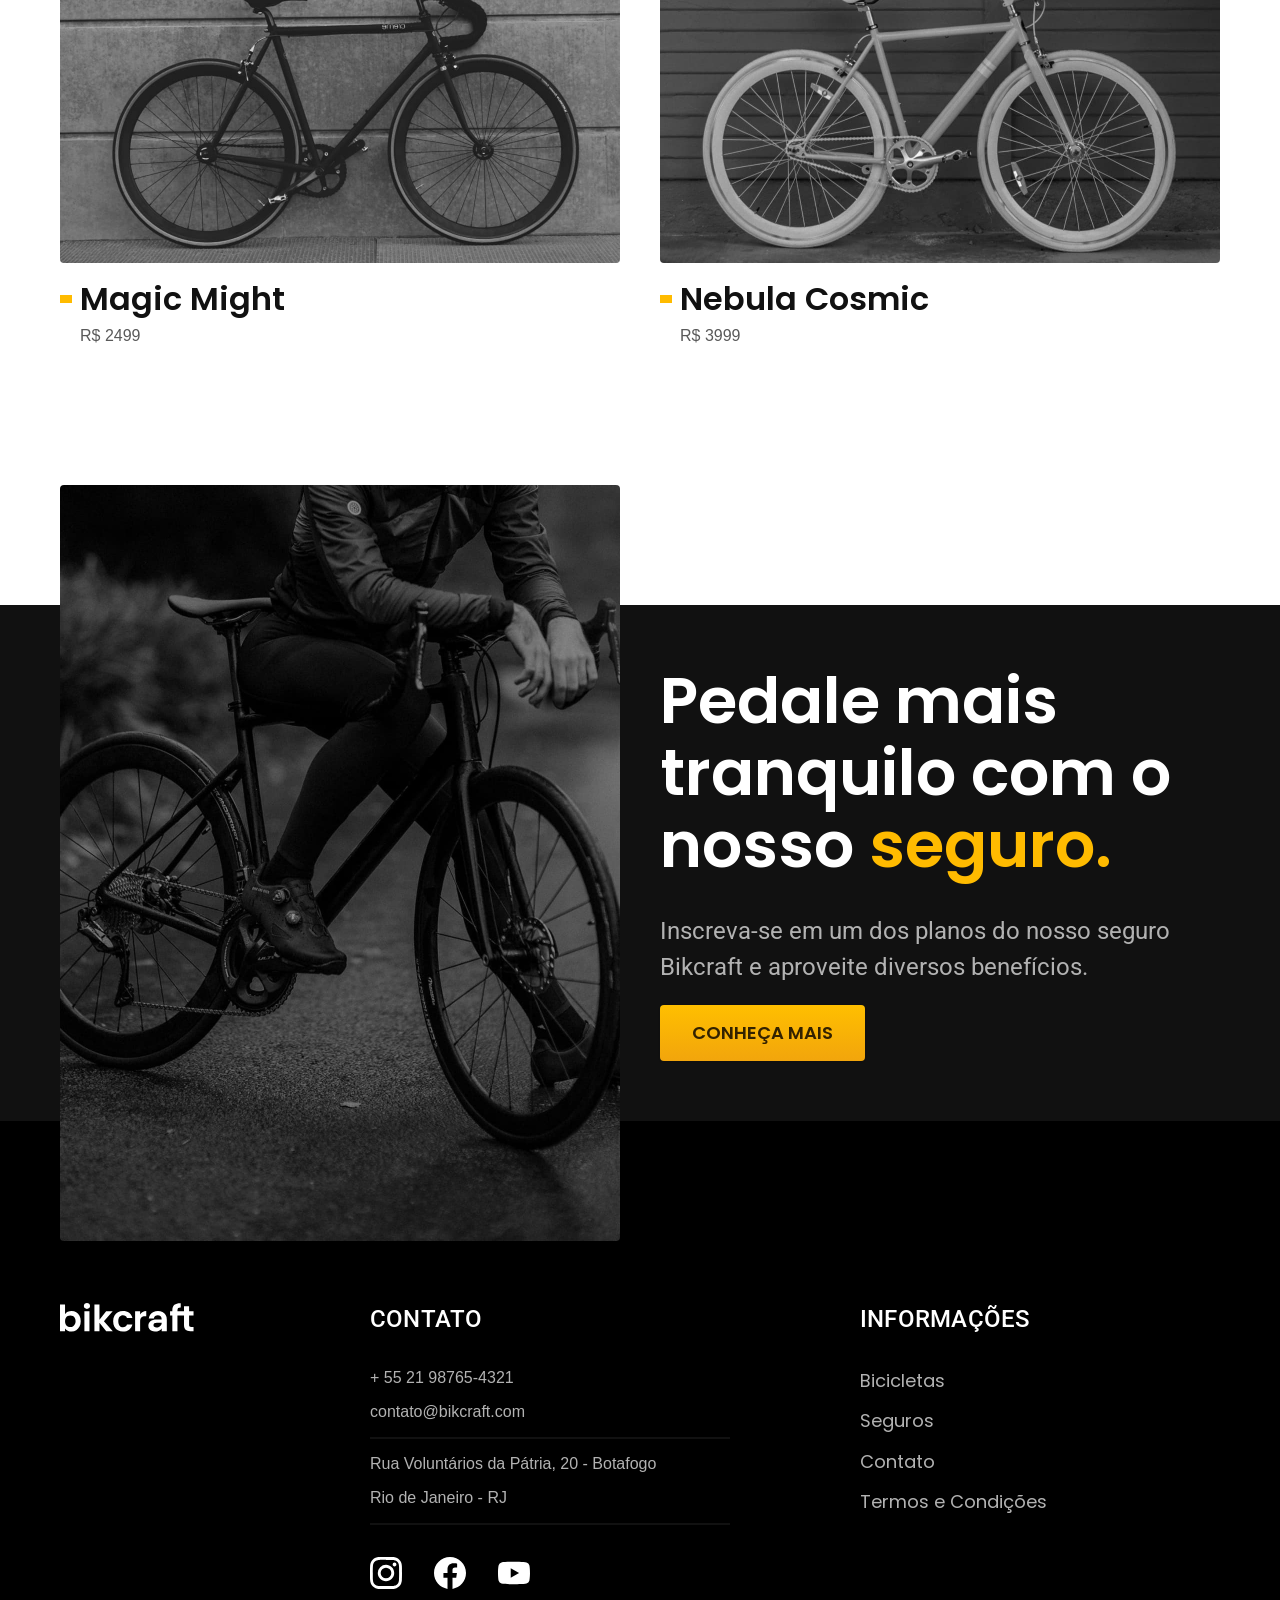
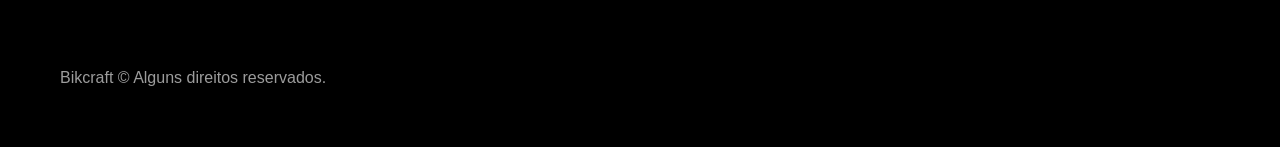
<file: bicicletas/nimbus.html>
<!DOCTYPE html>
<html lang="pt-br">

<head>
  <meta charset="UTF-8">
  <meta name="viewport" content="width=device-width, initial-scale=1.0">

  <title>Nimbus Stark | Bikcraft</title>
  <meta name="description" content="Bicicleta Nimbus Stark">
  <link rel="icon" href="../favicon.svg" type="image/svg+xml">
  <link rel="preload" href="../css/style.min.css" as="style">
  <link rel="stylesheet" href="../css/style.min.css">
  <link rel="preconnect" href="https://fonts.googleapis.com">
  <link rel="preconnect" href="https://fonts.gstatic.com" crossorigin>
  <link href="https://fonts.googleapis.com/css2?family=Merriweather:ital,wght@1,900&family=Poppins:wght@400;600&family=Roboto:ital,wght@0,100..900;1,100..900&display=swap" rel="stylesheet">

  <script>document.documentElement.classList.add('js')</script>
</head>


<body id="bicicleta">
  <header class="header-bg">
    <div class="header container">
      <a href="../">
        <img src="../img/bikcraft.svg" alt="Bikcraft">
      </a>

      <nav aria-label="primaria">
        <ul class="header-menu font-1-m cor-0">
          <li><a href="../bicicletas.html">Bicicletas</a></li>
          <li><a href="../seguros.html">Seguros</a></li>
          <li><a href="../contato.html">Contato</a></li>
        </ul>
      </nav>
    </div>
  </header>

  <main class="titulo-bg">
    <div>
      <div class="titulo container fadeInDown" data-anime="200">
        <p class="font-2-xl cor-5">R$ 4999</p>
        <h1 class="font-1-xxl cor-0">Nimbus Stark<span class="cor-p1">.</span></h1>
      </div>
    </div>
    <div class="bicicleta container">
      <div class="bicicleta-imagens fadeInDown" data-anime="600">
        <img src="../img/bicicleta/nimbus1.jpg" alt="Bicicleta 1">
        <img src="../img/bicicleta/nimbus2.jpg" alt="Bicicleta 2">
        <img src="../img/bicicleta/nimbus3.jpg" alt="Bicicleta 3">
      </div>
      <div class="bicicleta-conteudo fadeInDown" data-anime="400">
        <p class="font-2-l cor-5">A Nimbus Stark é a melhor Bikcraft já criada pela nossa equipe. Ela vem equipada com os melhores acessórios, o que garante maior velocidade.</p>
        <div class="bicicleta-comprar">
          <a class="botao" href="../orcamento.html?tipo=bikcraft&produto=nimbus">Comprar Agora</a>
          <span class="font-1-xs cor-6"><img src="../img/icones/entrega.svg" alt=""> entrega em 5 dias</span>
          <span class="font-1-xs cor-6"><img src="../img/icones/estoque.svg" alt=""> 18 em estoque</span>
        </div>

        <h2 class="font-1-xs cor-0">Informações</h2>
        <ul class="bicicleta-informacoes">
          <li>
            <img src="../img/icones/eletrica.svg" alt="">
            <h3 class="font-1-m cor-0">Motor Elétrico</h3>
            <p class="font-2-xs cor-5">Permite você viajar distâncias inimaginaveis com a sua bike.</p>
          </li>
          <li>
            <img src="../img/icones/velocidade.svg" alt="">
            <h3 class="font-1-m cor-0">50 km/h</h3>
            <p class="font-2-xs cor-5">A mais rápida bicicleta elétrica disponível hoje no mercado.</p>
          </li>
          <li>
            <img src="../img/icones/rastreador.svg" alt="">
            <h3 class="font-1-m cor-0">Rastreador</h3>
            <p class="font-2-xs cor-5">Rastreador e sistema anti-furto para garantir o seu sossego.</p>
          </li>
          <li>
            <img src="../img/icones/carbono.svg" alt="">
            <h3 class="font-1-m cor-0">Fibra de Carbono</h3>
            <p class="font-2-xs cor-5">Maior proteção possível para a sua Bikcraft com fibra de carbono.</p>
          </li>
        </ul>
        <h2 class="font-1-xs cor-0">Ficha Técnica</h2>
        <ul class="bicicleta-ficha font-2-s cor-4">
          <li>Peso <span>9 kg</span></li>
          <li>Altura <span>60 cm</span></li>
          <li>Largura <span>120 cm</span></li>
          <li>Profundidade <span>10 cm</span></li>
          <li>Marchas <span>16</span></li>
          <li>Roda <span>29</span></li>
        </ul>
      </div>
    </div>
  </main>

  <article class="bicicletas-lista container">
    <h2 class="font-1-xxl">escolha a sua<span class="cor-p1">.</span></h2>

    <ul>
      <li>
        <a href="./magic.html">
          <img src="../img/bicicletas/magic.jpg" alt="Bicicleta preta">
          <h3 class="font-1-xl">Magic Might</h3>
          <span class="font-2-m cor-8">R$ 2499</span>
        </a>
      </li>
      <li>
        <a href="./nebula.html">
          <img src="../img/bicicletas/nebula.jpg" alt="Bicicleta preta">
          <h3 class="font-1-xl">Nebula Cosmic</h3>
          <span class="font-2-m cor-8">R$ 3999</span>
        </a>
      </li>
    </ul>
  </article>

  <article class="seguro-bg">
    <div class="seguro container">
      <div class="seguro-imagem">
        <img src="../img/fotos/seguros.jpg" alt="Pessoa parada em cima de uma bicicleta.">
      </div>
      <div class="seguro-conteudo">
        <h2 class="font-1-xxl cor-0">Pedale mais tranquilo com o nosso <span class="cor-p1">seguro.</span></h2>
        <p class="font-2-l cor-5">Inscreva-se em um dos planos do nosso seguro Bikcraft e aproveite diversos benefícios.</p>
        <a class="botao" href="../seguros.html">Conheça Mais</a>
      </div>
    </div>
  </article>

  <footer class="footer-bg">
    <div class="footer container">
      <img src="../img/bikcraft.svg" alt="Bikcraft">
      <div class="footer-contato">
        <h3 class="font-2-l-b cor-0">Contato</h3>
        <ul class="font-2-m cor-5">
          <li><a href="tel:+5521987654321">+ 55 21 98765-4321</a></li>
          <li><a href="mailto:contato@bikcraft.com">contato@bikcraft.com</a></li>
          <li>Rua Voluntários da Pátria, 20 - Botafogo</li>
          <li>Rio de Janeiro - RJ</li>
        </ul>
        <div class="footer-redes">
          <a href="./">
            <img src="../img/redes/instagram.svg" alt="Instagram">
          </a>
          <a href="./">
            <img src="../img/redes/facebook.svg" alt="Facebook">
          </a>
          <a href="./">
            <img src="../img/redes/youtube.svg" alt="YouTube">
          </a>
        </div>
      </div>
      <div class="footer-informacoes">
        <h3 class="font-2-l-b cor-0">Informações</h3>
        <nav>
          <ul class="font-1-m cor-5">
            <li><a href="../bicicletas.html">Bicicletas</a></li>
            <li><a href="../seguros.html">Seguros</a></li>
            <li><a href="../contato.html">Contato</a></li>
            <li><a href="../termos.html" target="_blank">Termos e Condições</a></li>
          </ul>
        </nav>
      </div>
      <p class="footer-copy font-2-m cor-6">Bikcraft © Alguns direitos reservados.</p>
    </div>
  </footer>
  <script src="../js/plugins/simple-anime.js"></script>
  <script src="../js/script.js"></script>
</body>

</html>
</file>
<file: css/style.min.css>
body{margin:0;font-family:Arial,Helvetica,sans-serif;color:#111}h1,h2,h3,h4,ul,p,blockquote,dd{margin:0}ul{padding:0;list-style:none}a{text-decoration:none;color:inherit}img{max-width:100%;height:auto;display:block}img[src$=".jpg"]{border-radius:4px}.footer-bg{background-color:var(--cor-12)}.footer{display:grid;grid-template-columns:3fr 5fr 4fr;gap:40px;padding-top:60px;padding-bottom:60px}.footer h3{margin-bottom:32px}.footer-contato ul{margin-bottom:32px}.footer-contato li:nth-child(even):after{content:"";display:block;max-width:360px;height:2px;background:var(--cor-11);margin-top:16px}.footer li{margin-bottom:16px}.footer-redes{display:flex;gap:32px}.footer a:hover{color:var(--cor-0)}.footer-copy{grid-column:1/-1;margin-top:40px}@media (max-width:800px){.footer>img{display:none}.footer{grid-template-columns:1fr 1fr}}@media (max-width:600px){.footer{grid-template-columns:1fr;gap:60px}.footer-copy{margin-top:0}}.header-bg{background-color:var(--cor-12)}.header{display:flex;flex-wrap:wrap;gap:20px;justify-content:space-between;align-items:center;padding-top:20px;padding-bottom:20px}.header-menu{display:flex;flex-wrap:wrap;gap:40px}.header-menu a{display:inline-block;padding:16px 0;font-size:18px;position:relative}.header-menu a:after{content:"";display:block;height:2px;width:0;background:var(--cor-0);margin-top:4px;transition:0.3s;position:absolute}.header-menu a:hover::after,.header-menu a.ativo::after{width:100%}@media (max-width:800px){.header-menu{gap:20px}.header-menu a{background:var(--cor-11);padding:12px 16px;border-radius:4px}.header-menu a:hover{background-color:var(--cor-10)}.header a:after{display:none}}@media (max-width:600px){.header-menu{gap:12px}.header-menu a{padding:8px 12px;font-size:14px}}.js .fadeInDown{transform:translate3d(0,-20px,0)}.js .fadeInUp{transform:translate3d(0,20px,0)}.js .fadeInRight{transform:translate3d(20px,0,0)}.js .fadeInLeft{transform:translate3d(-20px,0,0)}.js [data-anime]{opacity:0}.js .anime{opacity:1;transform:none;transition:transform 0.8s,opacity 0.8s}.container{box-sizing:border-box;max-width:1200px;padding-left:20px;padding-right:20px;margin-left:auto;margin-right:auto}.botao{display:inline-block;padding:16px 32px;background:linear-gradient(#ffbf00,#f2a50c);border-radius:4px;box-shadow:0 1px 2px rgb(0 0 0 / .1);text-transform:uppercase;color:var(--cor-p5);font:600 1.125rem/1.35 "Poppins",sans-serif;max-width:max-content;border:none;cursor:pointer}.botao:hover{background:linear-gradient(#ffb60d,#e59317)}.botao.secundario{background:var(--cor-10);color:var(--cor-2)}.botao.secundario:hover{background:var(--cor-9)}.botao.seta{display:flex;align-items:center}.botao.seta::after{content:"";display:inline-block;width:18px;height:10px;margin-left:12px;background:url(../../img/icones/seta.svg);transition:transform 0.2s}.botao.seta:hover::after{transform:translateX(4px)}@media (max-width:600px){.botao{padding:12px 16px;font-size:1rem}}.link{display:inline-block;color:var(--cor-p1);font:500 1.5rem/1.5 "Poppins",sans-serif;text-transform:uppercase}.link::after{content:"";display:block;width:100%;height:4px;background-color:currentColor}.link:hover{color:var(--cor-0)}.titulo-bg{padding-top:60px;padding-bottom:60px;background-color:var(--cor-11)}.titulo{background:url(../../img/dec/top-right.svg) no-repeat top right 20px}.titulo p{margin-bottom:4px}@media (max-width:800px){.titulo-bg{padding-top:40px;padding-bottom:40px}.titulo p{font-size:1rem;text-transform:lowercase;font-weight:400}}:root{--cor-0:#ffffff;--cor-1:#f7f7f7;--cor-2:#ededed;--cor-3:#dedede;--cor-4:#cccccc;--cor-5:#b2b2b2;--cor-6:#9c9c9c;--cor-7:#707070;--cor-8:#595959;--cor-9:#404040;--cor-10:#2e2e2e;--cor-11:#111111;--cor-12:#000000;--cor-p1:#ffbb00;--cor-p2:#e4a30b;--cor-p3:#a66f00;--cor-p4:#664400;--cor-p5:#332200}.cor-0{color:var(--cor-0)}.cor-1{color:var(--cor-1)}.cor-2{color:var(--cor-2)}.cor-3{color:var(--cor-3)}.cor-4{color:var(--cor-4)}.cor-5{color:var(--cor-5)}.cor-6{color:var(--cor-6)}.cor-7{color:var(--cor-7)}.cor-8{color:var(--cor-8)}.cor-9{color:var(--cor-9)}.cor-10{color:var(--cor-10)}.cor-11{color:var(--cor-11)}.cor-12{color:var(--cor-12)}.cor-p1{color:var(--cor-p1)}.cor-p2{color:var(--cor-p2)}.cor-p3{color:var(--cor-p3)}.cor-p4{color:var(--cor-p4)}.cor-p5{color:var(--cor-p5)}.form{display:grid;grid-template-columns:1fr 1fr;gap:20px}.form label{display:block;font:400 1rem/1.5 "Poppins",sans-serif;margin-bottom:4px}.form .col-2{grid-column:span 2}.form input[type="text"],.form input[type="email"],.form textarea{font:400 1rem/1.5 "Roboto",sans-serif;background:var(--cor-1);border:1px solid var(--cor-2);padding:12px;border-radius:4px;width:100%;box-sizing:border-box}.form input[type="text"]:focus,.form input[type="email"]:focus,.form textarea:focus{outline:none;border-color:var(--cor-p1);background:var(--cor-0);box-shadow:0 0 0 2px #fea}@media (max-width:600px){.form{grid-template-columns:1fr}.form .col-2{grid-column:1}}.font-1-xs{font:400 0.75rem/1.35 "Poppins",sans-serif}.font-2-xs{font:400 0.875rem/1.43 "Roboto",sans-serif}.font-1-s{font:400 1rem/1.5 "Poppins",sans-serif}.font-2-s{font:400 1rem/1.5 "Roboto",sans-serif}.font-1-m,.font-1-m-b{font:400 1.125rem/1.35 "Poppins",sans-serif}.font-1-m-b{font-weight:600}.font-2-m{font:500 1.125/1.35 "Roboto",sans-serif}.font-1-l{font:400 1.5rem/1.5 "Poppins",sans-serif}.font-2-l,.font-2-l-b{font:400 1.5rem/1.5 "Roboto",sans-serif}.font-2-l-b{font-weight:500;letter-spacing:.015rem;text-transform:uppercase}.font-1-xl{font:600 2rem/1.25 "Poppins",sans-serif}.font-2-xl{font:500 2rem/1.25 "Roboto",sans-serif}.font-1-xxl{font:600 4rem/1.125 "Poppins",sans-serif}@media (max-width:1200px){.font-1-xxl{font-size:3rem}.font-2-l,.font-2-l-b{font-size:1.125rem}}@media (max-width:800px){.font-1-xxl{font-size:2rem}.font-1-xl,.font-2-xl{font-size:1.5rem}}.depoimento{display:grid;grid-template-columns:1fr 1fr;background-color:var(--cor-p1);overflow:hidden}.depoimento img{width:100%;height:100%;object-fit:cover;border-radius:0}.depoimento-conteudo{padding:40px 40px 80px 80px;align-self:end;background:url(../../img/dec/bottom-right-p.svg) no-repeat bottom 40px right 40px}.depoimento-conteudo p{max-width:32ch;font-family:"Merriweather",serif;font-style:italic;font-weight:900;margin-bottom:32px;position:relative}.depoimento p::before{content:"“";font-size:5rem;color:var(--cor-p2);position:absolute;left:-50px;top:-20px}.depoimento p::before,.depoimento p::after{font-size:5rem;color:var(--cor-p2);position:absolute}.depoimento p::before{content:"“";left:-50px;top:-20px}.depoimento p::after{content:"”"}@media (min-width:1200px){.depoimento img{max-height:520px}}@media (max-width:800px){.depoimento{grid-template-columns:1fr;text-align:center}.depoimento img{max-height:200px}.depoimento-conteudo{padding:40px 20px;justify-self:center}}.introducao-bg{background:var(--cor-12) url(../../img/dec/bottom-left.svg) no-repeat bottom 160px left 20px;box-shadow:inset 0 -120px var(--cor-0)}.introducao{display:grid;grid-template-columns:1fr 1fr;gap:0 40px}.introducao-conteudo{align-self:end;padding-bottom:200px}.introducao img{width:100%;height:100%;object-fit:cover;border-radius:4px}.introducao h1{margin-bottom:32px}.introducao p{margin-bottom:20px}@media (max-width:800px){.introducao-bg{background:var(--cor-11);padding-top:40px;box-shadow:inset 0 -60px var(--cor-0)}.introducao{grid-template-columns:1fr;gap:32px}.introducao-conteudo{padding-bottom:0}.introducao h1{margin-bottom:16px}.introducao img{height:300px;width:100%}}.parceiros{padding-top:60px;padding-bottom:120px}.parceiros h2{margin-bottom:60px}.parceiros ul{padding:0 20px;max-width:1400px;display:grid;grid-template-columns:repeat(4,1fr);margin:0 auto}.parceiros li{display:flex;padding:32px;border-left:2px solid var(--cor-2)}.parceiros img{margin:auto}.parceiros li:first-child,.parceiros li:nth-child(5){border-left:none}.parceiros li:nth-child(n+5){border-top:2px solid var(--cor-2)}@media (max-width:800px){.parceiros{padding-bottom:60px}.parceiros li{display:flex;padding:20px}.parceiros h2{margin-bottom:20px}.parceiros ul{grid-template-columns:repeat(2,1fr)}.parceiros li:nth-child(n+3){border-top:2px solid var(--cor-2)}.parceiros li:nth-child(odd){border-left:none}}.tecnologia-bg{background-color:var(--cor-11);box-shadow:inset 0 80px var(--cor-0),inset 0 -80px var(--cor-0)}.tecnologia{display:grid;grid-template-columns:1fr 1fr;gap:40px}.tecnologia-imagem img{width:100%;height:100%;object-fit:cover;object-position:left}.tecnologia-conteudo{padding-top:160px;padding-bottom:160px}.tecnologia-conteudo>span{display:block;margin-bottom:20px}.tecnologia-conteudo h2{margin-bottom:32px}.tecnologia-conteudo>p{margin-bottom:20px}.tecnologia a{margin-bottom:80px}.tecnologia-vantagens{display:flex;gap:40px}.tecnologia-vantagens h3{margin-bottom:8px;width:max-content}.tecnologia-vantagens img{width:24px;margin-bottom:8px}@media (max-width:800px){.tecnologia-bg{box-shadow:initial}.tecnologia{grid-template-columns:1fr}.tecnologia-conteudo{padding-top:60px;padding-bottom:60px}.tecnologia-imagem{display:none}.tecnologia a{margin-bottom:60px}}@media (max-width:600px){.tecnologia-vantagens{flex-direction:column}}.bicicletas-lista{padding-top:60px;padding-bottom:120px}.bicicletas-lista h2{margin-bottom:40px}.bicicletas-lista ul{display:flex;gap:40px;padding:0 20px 20px 20px;max-width:1400px;margin-left:auto;margin-right:auto;overflow-x:auto}#bicicleta .bicicletas-lista ul{padding:0 0 20px 0}.bicicletas-lista li{flex:1;min-width:280px}.bicicletas-lista a{display:block}.bicicletas-lista img{margin-bottom:16px}.bicicletas-lista h3{margin-bottom:8px;display:flex;align-items:center}.bicicletas-lista h3::before{content:"";display:inline-block;height:8px;width:12px;margin-right:8px;background-color:var(--cor-p1);transition:width 0.2s}.bicicletas-lista a:hover h3::before{width:24px}.bicicletas-lista li span{padding-left:20px}@media (max-width:800px){.bicicletas-lista{padding-bottom:60px}.bicicletas-lista ul{gap:20px}}.bicicletas-bg{background-image:linear-gradient(to right,var(--cor-0) 30%,var(--cor-11) 0%)}.bicicletas{display:grid;grid-template-columns:1fr 1fr;gap:40px;padding-top:60px;padding-bottom:60px;background:url(../../img/dec/top-right.svg) no-repeat top 40px right 20px}.bicicletas-imagem{display:grid}.bicicletas-imagem img{grid-area:1/1}.bicicletas-imagem span{grid-area:1/1;place-self:start end;margin-top:20px;background:var(--cor-12);display:inline-block;padding:8px 16px 8px 8px;border-radius:4px 0 0 4px}.bicicletas-conteudo{display:grid;grid-template-columns:1fr auto;align-content:start}.bicicletas h2,.bicicletas p{grid-column:1/-1}.bicicletas h2{margin-bottom:20px}.bicicletas h2::before{content:"";display:block;width:12px;height:8px;background-color:var(--cor-p1);margin-bottom:8px}.bicicletas p{margin-bottom:32px}.bicicletas a{place-self:end}.bicicletas li{display:flex;align-items:center}.bicicletas ul{display:grid;gap:16px}.bicicletas-conteudo img{width:24px;margin-right:8px}@media (max-width:800px){.bicicletas-bg{background:var(--cor-11)}.bicicletas{grid-template-columns:1fr;gap:20px;padding-top:40px;padding-bottom:40px}}@media (max-width:600px){.bicicletas-conteudo{grid-template-columns:1fr}.bicicletas ul{font-size:1rem;grid-template-columns:1fr 1fr;margin-bottom:32px}.bicicletas a{place-self:start}}.bicicleta{display:grid;grid-template-columns:1fr 1fr;align-items:start;gap:40px;padding-top:60px;padding-bottom:60px}#bicicleta .titulo p{text-transform:uppercase}.bicicleta-imagens{display:flex;flex-wrap:wrap;gap:20px}.bicicleta-imagens img{flex:1;min-width:200px}.bicicleta-imagens img:first-child{min-width:100%}.bicicleta-conteudo>p{margin-bottom:32px}.bicicleta-comprar{display:grid;grid-template-columns:max-content auto;align-items:center;justify-items:start;gap:8px 12px;margin-bottom:40px}.bicicleta-comprar a{grid-row:span 2}.bicicleta-comprar span{display:flex;align-items:center;background-color:var(--cor-12);gap:8px;padding:4px 8px;border-radius:4px}.bicicleta-conteudo h2{text-transform:uppercase;letter-spacing:.15em;margin-bottom:12px}.bicicleta-informacoes,.bicicleta-ficha{padding:32px;background-color:var(--cor-12);border-radius:4px}.bicicleta-informacoes{margin-bottom:40px;display:grid;grid-template-columns:1fr 1fr;gap:32px}.bicicleta-informacoes img{max-width:24px;margin-bottom:8px}.bicicleta-informacoes h3{margin-bottom:8px}.bicicleta-ficha li{padding:4px 0;display:flex;justify-content:space-between;border-bottom:1px solid var(--cor-11)}.bicicleta-ficha li:last-child{border-bottom:none}.bicicleta-ficha span{color:var(--cor-6)}@media (max-width:800px){.bicicleta{grid-template-columns:1fr;padding-top:40px;padding-bottom:40px}.bicicleta-imagens{grid-row:2}}@media (max-width:400px){.bicicleta-informacoes{grid-template-columns:1fr}.bicicleta-comprar{grid-template-columns:1fr}}.seguro-bg{background-color:var(--cor-11);box-shadow:inset 0 120px var(--cor-0),inset 0 -120px var(--cor-12)}.seguro{display:grid;grid-template-columns:1fr 1fr;gap:40px}.seguro-imagem img{width:100%;height:100%;object-fit:cover}.seguro-conteudo{padding-top:180px;padding-bottom:180px}.seguro h2{margin-bottom:32px}.seguro p{margin-bottom:20px}@media (max-width:800px){.seguro{grid-template-columns:1fr}.seguro-conteudo{grid-row:1;padding-top:40px;padding-bottom:0}.seguro-bg{background-color:var(--cor-11);box-shadow:inset 0 -60px var(--cor-12)}}.perguntas{padding-top:120px;padding-bottom:120px}.perguntas h2{margin-bottom:60px}.perguntas dl>div{padding:20px;border-radius:4px}.perguntas dl>div:nth-child(odd){background-color:var(--cor-1)}.perguntas button{display:grid;grid-template-columns:auto 1fr auto;align-items:center;gap:8px;cursor:pointer;border:none;background:none;width:100%;text-align:left}.perguntas button::before{content:"";display:inline-block;width:12px;height:8px;background-color:var(--cor-p1)}.perguntas button::after{content:"";display:inline-block;width:14px;height:6px;background:url(../../img/icones/seta-abrir.svg);transition:0.3s}.perguntas button:hover::after,.perguntas button[aria-expanded="true"]::after{transform:rotate(180deg)}.js .perguntas dd{display:none}.js .perguntas dd.ativa{display:block}.perguntas dd{padding-left:20px;padding-top:16px;max-width:80ch}@media (max-width:800px){.perguntas{padding-top:60px;padding-bottom:60px}.perguntas h2{margin-bottom:40px}}.seguros-bg{background:var(--cor-11)}.seguros{padding-top:60px;padding-bottom:60px;display:grid;grid-template-columns:1fr 1fr;gap:40px;align-items:center}#seguros .seguros{padding-top:0}.seguros h2{grid-column:1/-1}.seguros-item{background-color:var(--cor-12);padding:32px 32px 32px 60px;display:grid;grid-template-columns:1fr auto;border-radius:4px}.seguros-item h3{margin-bottom:40px}.seguros-item span{grid-column:2;display:block;text-align:right}.seguros-item ul{grid-column:1/-1;margin-bottom:32px}.seguros-item li{display:flex;align-items:center;position:relative}.seguros-item li+li{margin-top:20px}.seguros-item li::before{content:"";display:inline-block;width:13px;height:9px;background-image:url(../../img/icones/lista.svg);position:absolute;left:-21px}.seguros-item a{grid-column:1/-1}@media (max-width:800px){.seguros{grid-template-columns:1fr}}.vantagens-bg{background-color:var(--cor-12)}.vantagens{padding-top:120px;padding-bottom:120px}.vantagens h2{margin-bottom:60px}.vantagens ul{display:grid;grid-template-columns:repeat(auto-fit,minmax(280px,max-content));gap:40px 80px}.vantagens h3,.vantagens img{margin-bottom:8px}@media (max-width:800px){.vantagens{padding-top:60px;padding-bottom:60px}.vantagens h2{margin-bottom:40px}.vantagens ul{gap:20px}}#contato{background:linear-gradient(var(--cor-11) 600px,var(--cor-1) 0)}.contato{display:grid;grid-template-columns:5fr 7fr}.contato-dados,.contato-formulario{padding:60px;box-shadow:0 1px 2px rgb(0 0 0 / .1)}.contato-dados{border-radius:5px 0 0 5px;background:var(--cor-12) url(../../img/dec/bottom-left.svg) no-repeat bottom 20px left 20px}.contato-formulario{border-radius:0 5px 5px 0;background:var(--cor-0) url(../../img/dec/bottom-right.svg) no-repeat bottom 20px right 20px}.contato-dados h2{margin-bottom:60px}.contato-endereco{margin-bottom:32px;padding-left:28px;background:url(../../img/icones/local.svg) no-repeat 0 2px}.contato-endereco p{margin-bottom:8px}.contato-meios a{display:block;max-width:max-content;margin-bottom:8px;padding-left:28px}.contato-meios a:hover{color:var(--cor-0)}.contato-meios a:first-child{background:url(../../img/icones/email.svg) no-repeat 0 2px}.contato-meios a:nth-child(2){margin-bottom:32px}.contato-meios a:nth-child(3){background:url(../../img/icones/telefone.svg) no-repeat 0 2px;margin-bottom:60px}.contato-redes{display:flex;gap:32px;padding-left:28px}@media (max-width:800px){.contato{grid-template-columns:1fr}.contato-dados,.contato-formulario{padding:20px}.contato-dados{border-radius:5px 5px 0 0;background:var(--cor-12)}.contato-formulario{border-radius:0 0 5px 5px}.contato-dados h2,.contato-meios a:nth-child(3){margin-bottom:32px}.contato-redes{margin-bottom:12px}}.lojas{display:grid;grid-template-columns:1fr 1fr;gap:0 40px;padding-top:120px;padding-bottom:120px}.lojas h2{grid-column:1/-1;margin-bottom:60px}.lojas img{border-radius:4px 4px 0 0}.lojas-item{border-radius:4px;background:var(--cor-0);box-shadow:0 1px 2px rgb(0 0 0 / .1);overflow:hidden}.lojas-item iframe{border:none;filter:grayscale(100%) invert(95%) contrast(90%);transition:filter 0.3s ease}.lojas-item iframe:hover{filter:grayscale(0%) invert(0%) contrast(100%)}.lojas-conteudo{display:grid;grid-template-columns:1fr 1fr;gap:32px 16px;padding:32px}.lojas-conteudo h3,.lojas-tempo{grid-column:1/-1}.lojas-dados{display:grid;gap:8px;border-left:2px solid var(--cor-2);padding-left:12px}.lojas-tempo{display:flex;align-items:center;gap:8px}@media (max-width:800px){.lojas{gap:20px;padding-top:60px;padding-bottom:60px}.lojas h2{margin-bottom:32px}.lojas-conteudo{grid-template-columns:1fr}}@media (max-width:600px){.lojas{grid-template-columns:1fr}}#orcamento{background:linear-gradient(var(--cor-11) 600px,var(--cor-1) 0)}.orcamento{display:grid;grid-template-columns:5fr 7fr;padding-bottom:120px}.orcamento h2{text-transform:uppercase;position:relative;display:flex;align-items:center}.orcamento h2::before{content:"";display:inline-block;width:4px;height:8px;background-color:var(--cor-p1);position:absolute;left:-12px}.orcamento-produto,.orcamento-dados{padding:60px;box-shadow:0 1px 2px rgb(0 0 0 / .1)}.orcamento-produto{border-radius:5px 0 0 5px;background:var(--cor-12) url(../../img/dec/bottom-left.svg) no-repeat bottom 20px left 20px;display:grid;grid-template-columns:1fr 1fr;gap:20px;align-content:start}.orcamento-produto>*{grid-column:1/-1}.orcamento-produto>label{grid-column:initial}.orcamento-produto label{font:400 1rem/1.5 "Poppins",sans-serif;color:var(--cor-4);background-color:var(--cor-10);display:block;padding:12px 16px;border-radius:4px;cursor:pointer;display:grid;grid-template-columns:auto 1fr auto;align-items:center;border:1px solid var(--cor-12)}.orcamento-produto label::before{content:"";display:inline-block;box-sizing:border-box;width:12px;height:12px;border:1px solid var(--cor-6);border-radius:50%;margin-right:8px}.orcamento-produto label:hover{background-color:var(--cor-9);border-color:var(--cor-9)}.orcamento-produto input:focus+label{box-shadow:0 0 0 2px var(--cor-p1);border-color:var(--cor-12)}.orcamento-produto label span{display:none}.orcamento-produto input:checked+label span{display:inline-block}.orcamento-produto input:checked+label::before{border-color:var(--cor-7);box-shadow:inset 0 0 0 3px var(--cor-0),inset 0 0 0 6px var(--cor-7)}.orcamento-produto input{opacity:0;position:absolute;pointer-events:none}.orcamento-produto input:checked+label{background:var(--cor-0);color:var(--cor-11)}.orcamento-dados{border-radius:0 5px 5px 0;background:var(--cor-0) url(../../img/dec/bottom-right.svg) no-repeat bottom 20px right 20px}.orcamento-conteudo{display:none}.orcamento-conteudo h2,.orcamento-dados h2:nth-of-type(n+2){margin-top:20px}#bikcraft:checked~#orcamento-bikcraft,#seguro:checked~#orcamento-seguro{display:grid;gap:20px}.orcamento-detalhes{display:none;background:var(--cor-0);padding:20px;grid-template-columns:1fr 1fr;border-radius:4px;align-items:center}.orcamento-detalhes li{display:flex;align-items:center;margin-bottom:8px}.orcamento-detalhes li img{width:16px;margin-right:8px}.orcamento-produto input:checked+label+.orcamento-detalhes{display:grid}@media (max-width:1200px){.orcamento-produto,.orcamento-dados{padding:32px}}@media (max-width:800px){.orcamento{grid-template-columns:1fr}.orcamento-produto{border-radius:5px 5px 0 0;background:var(--cor-12)}.orcamento-dados{border-radius:0 0 5px 5px}}@media (max-width:400px){.orcamento-produto{grid-template-columns:1fr}}.termos{padding-top:80px;padding-bottom:80px}.termos h2{font-weight:600;margin-bottom:20px}.termos p+h2{margin-top:40px}.termos p{max-width:75ch;margin-bottom:24px}
</file>
